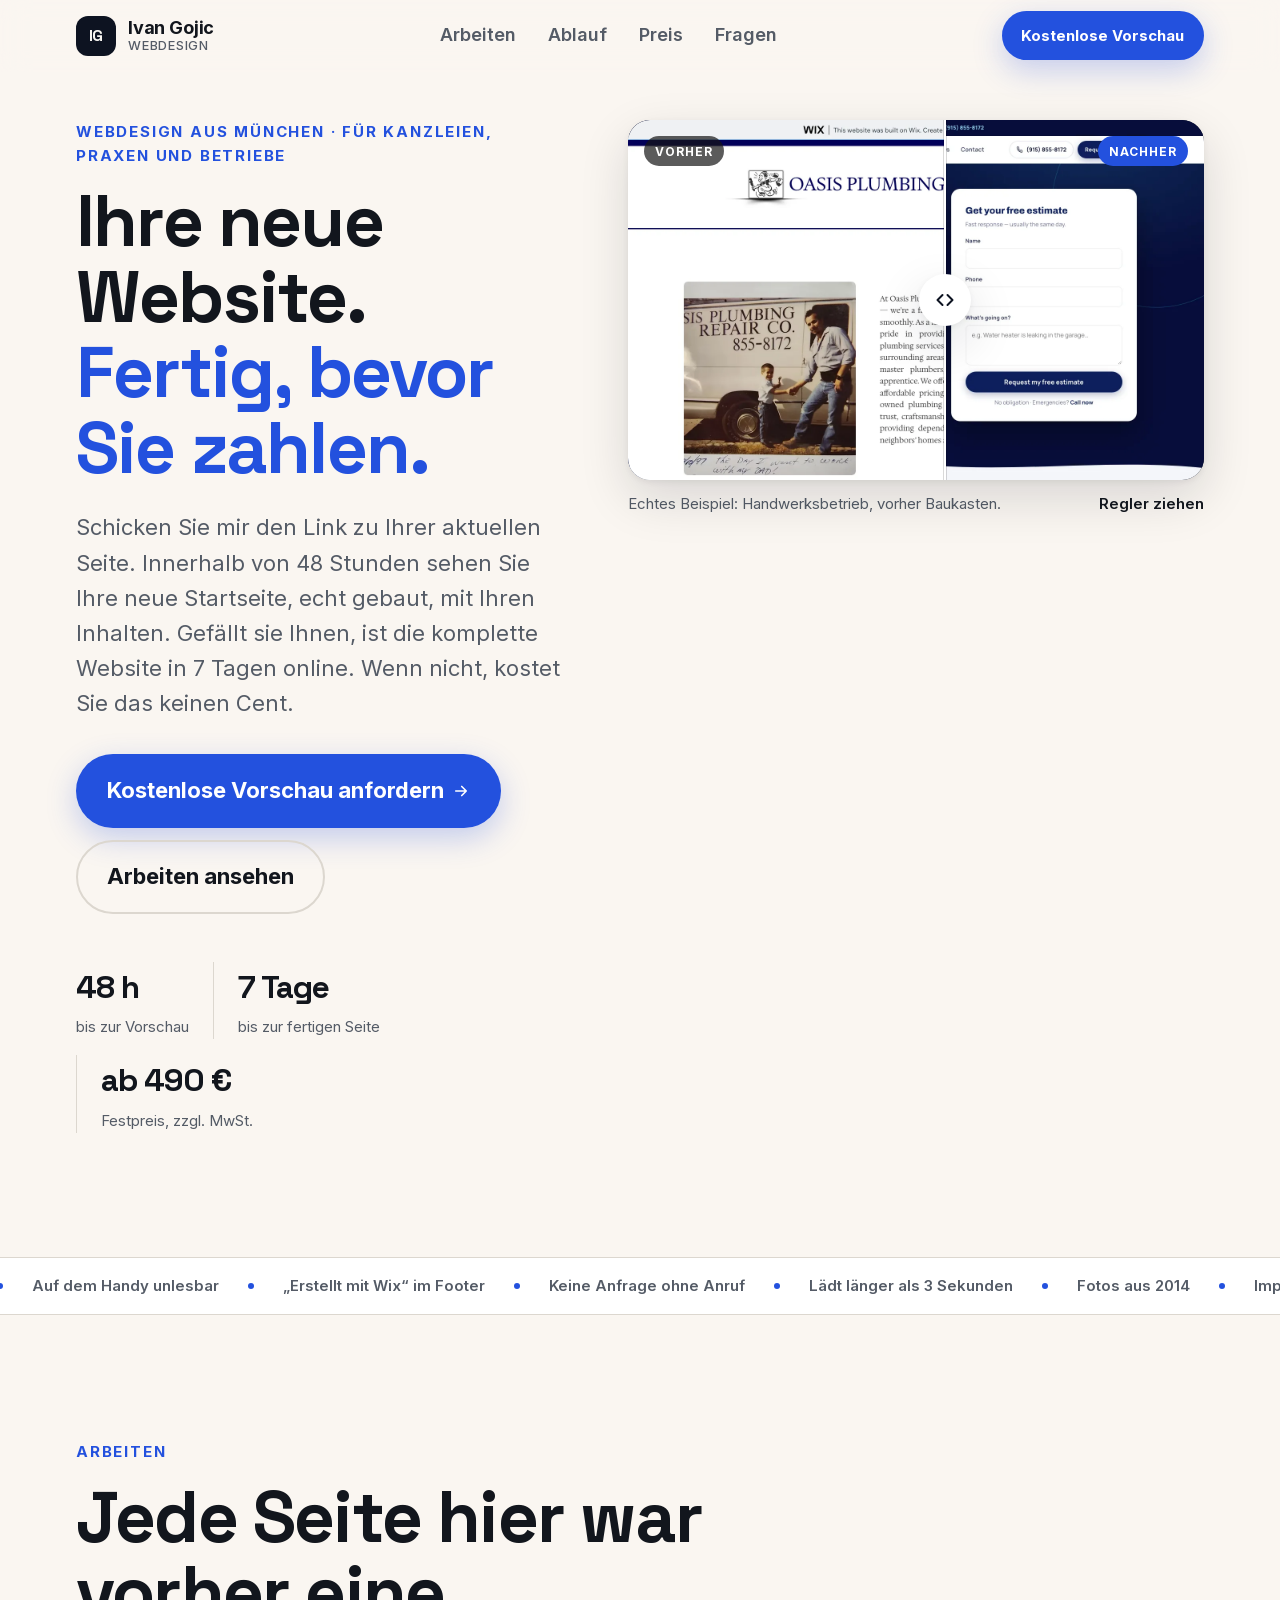
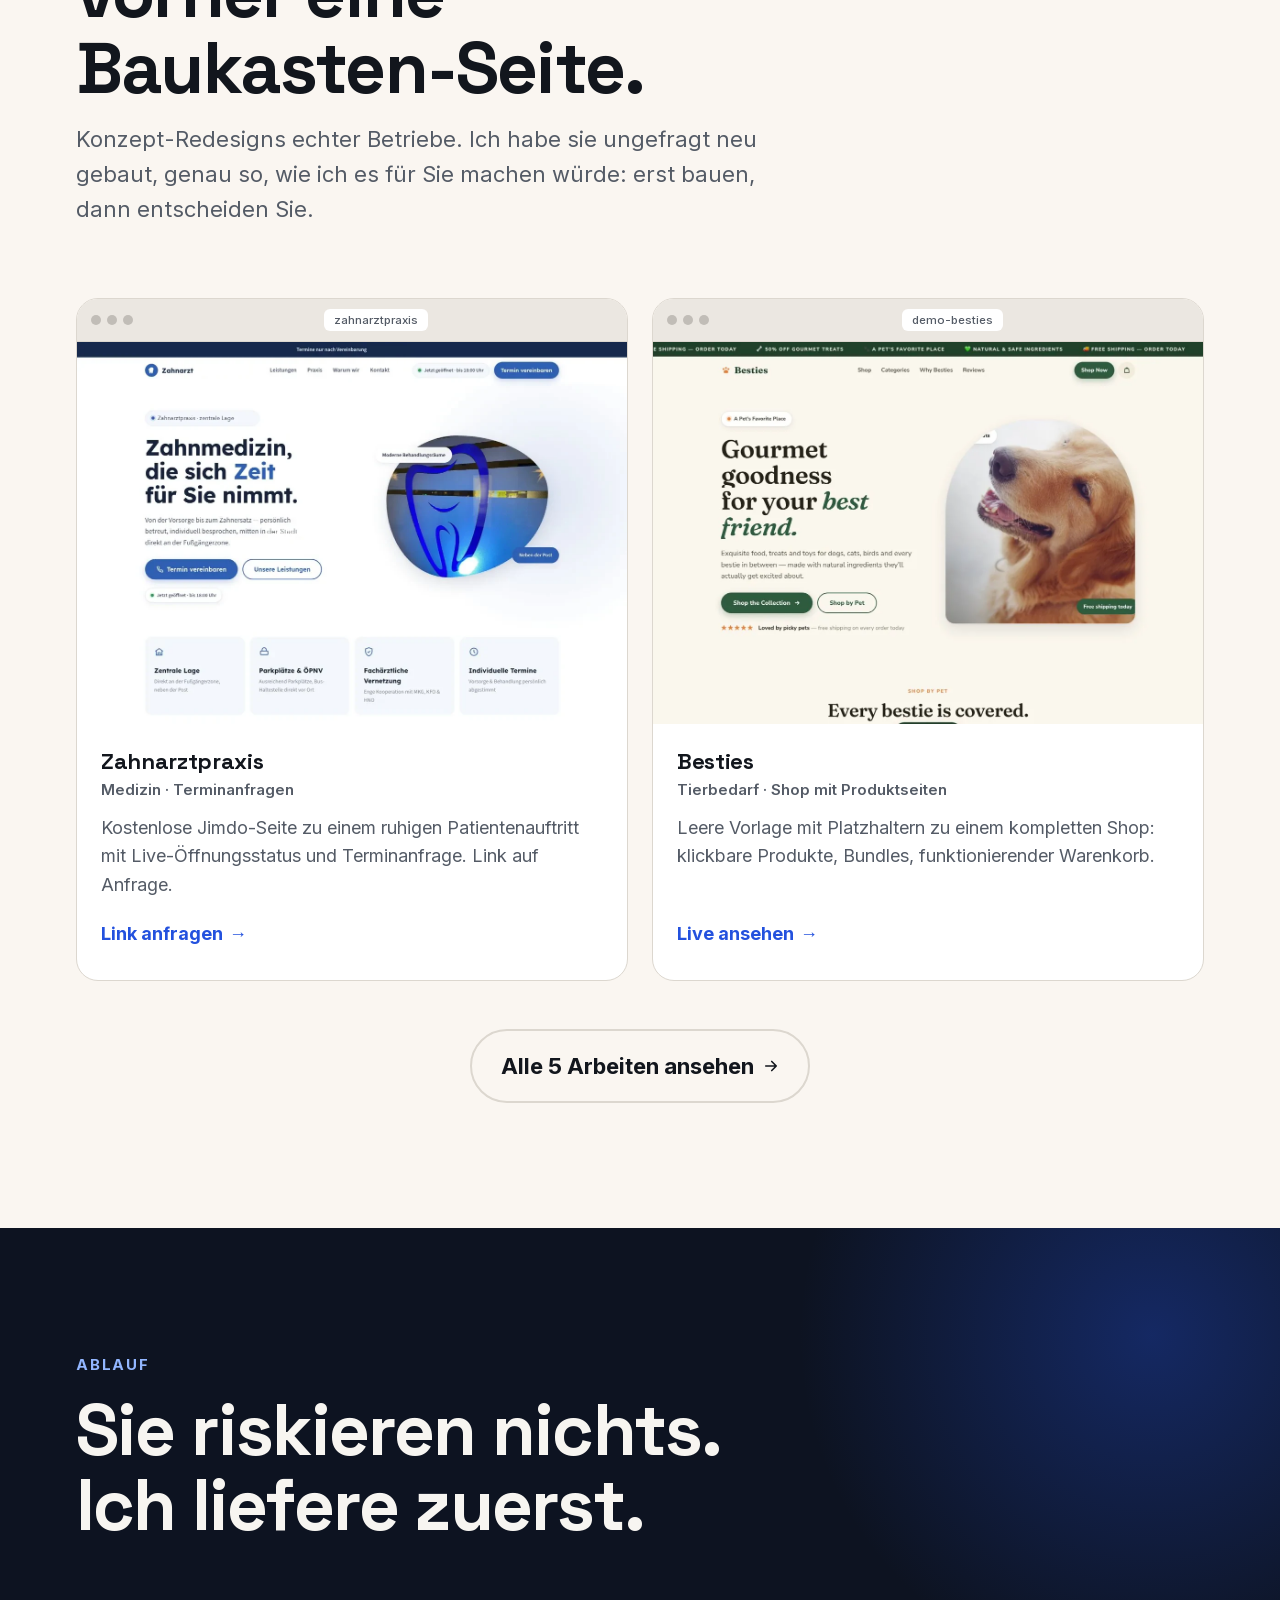
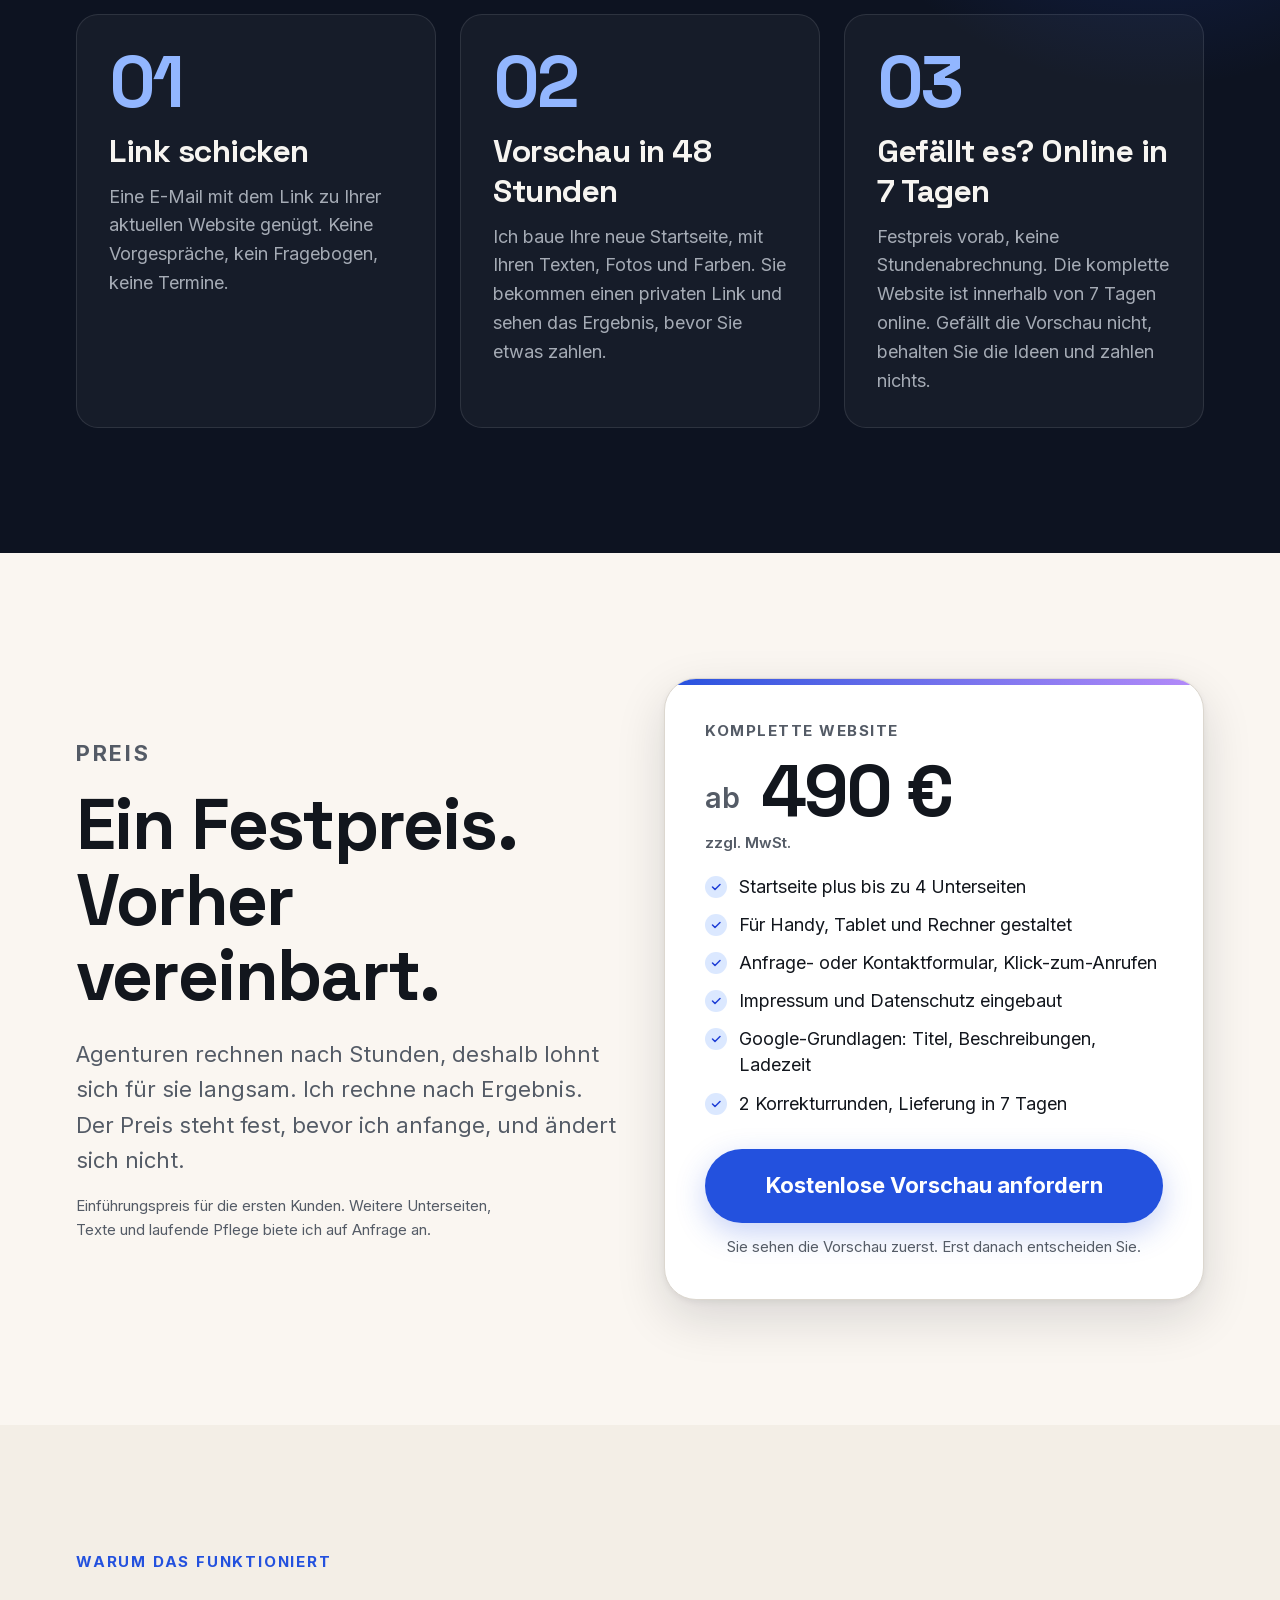
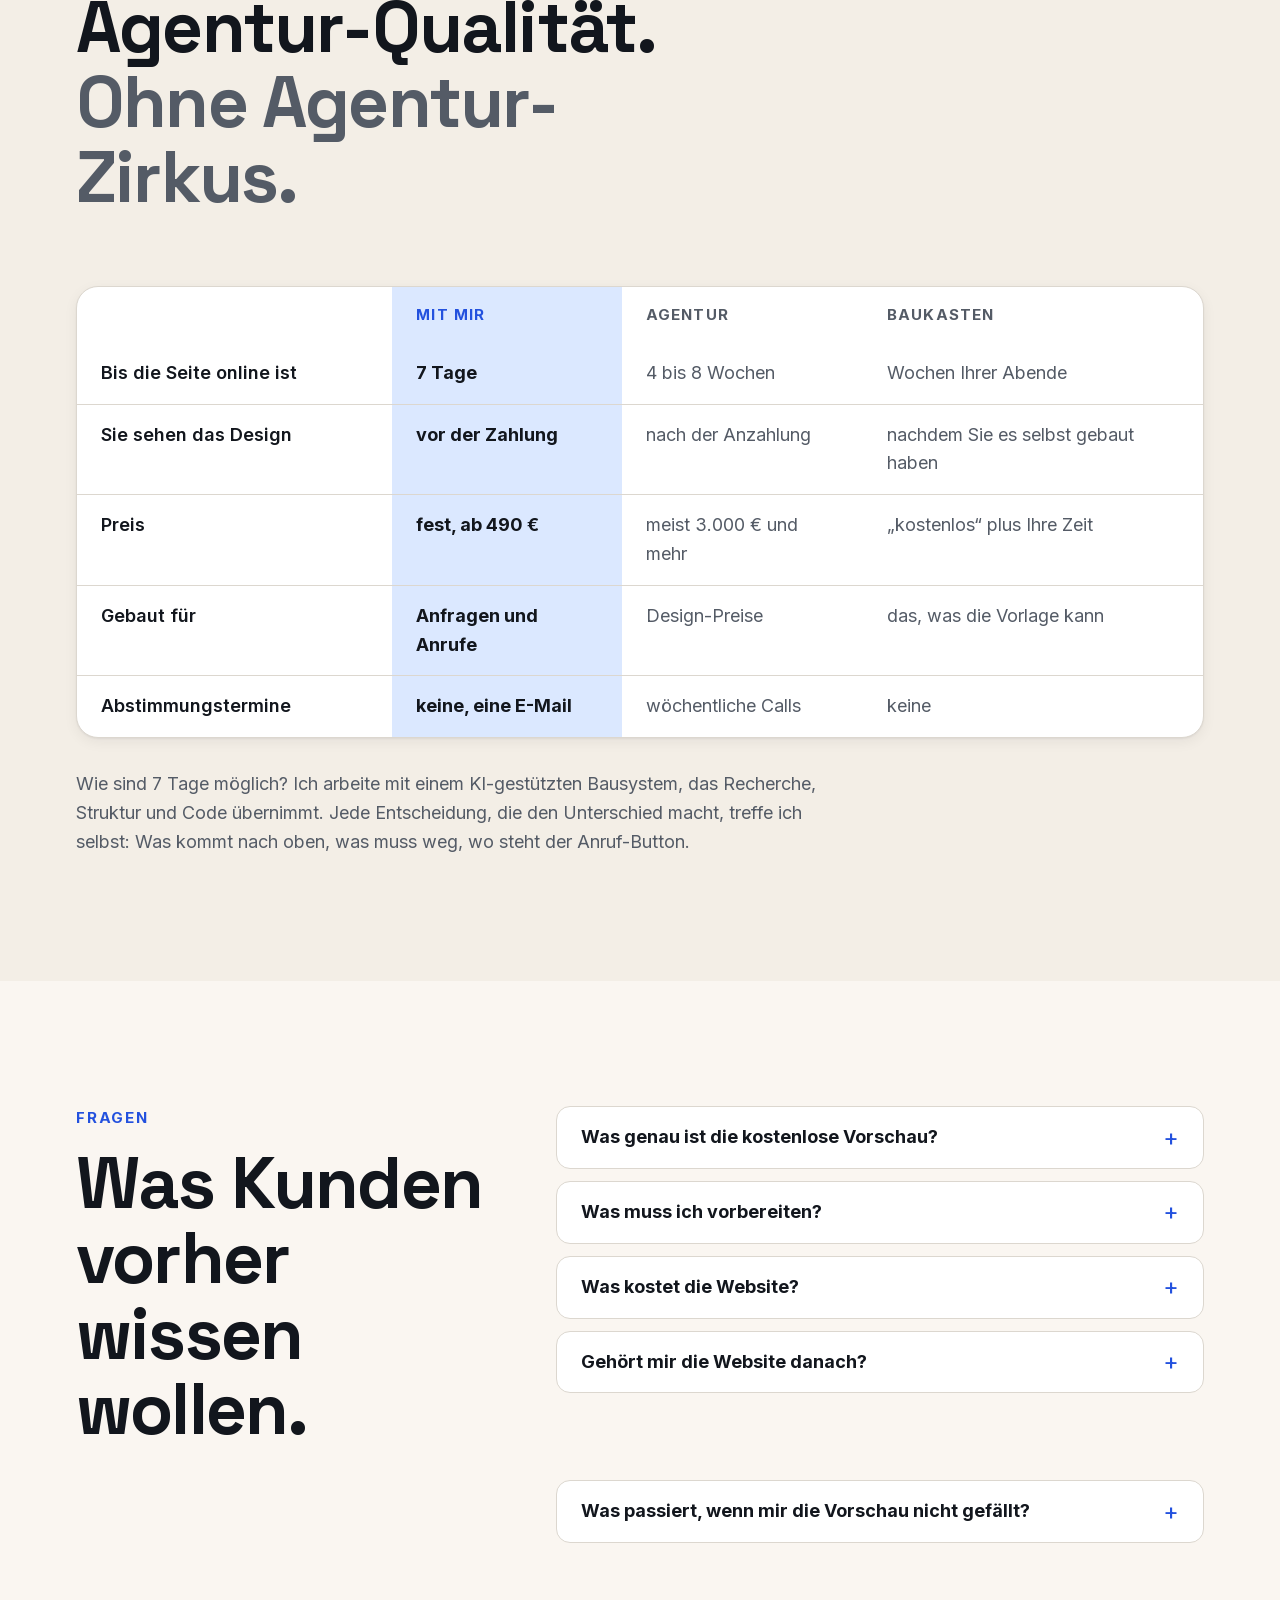
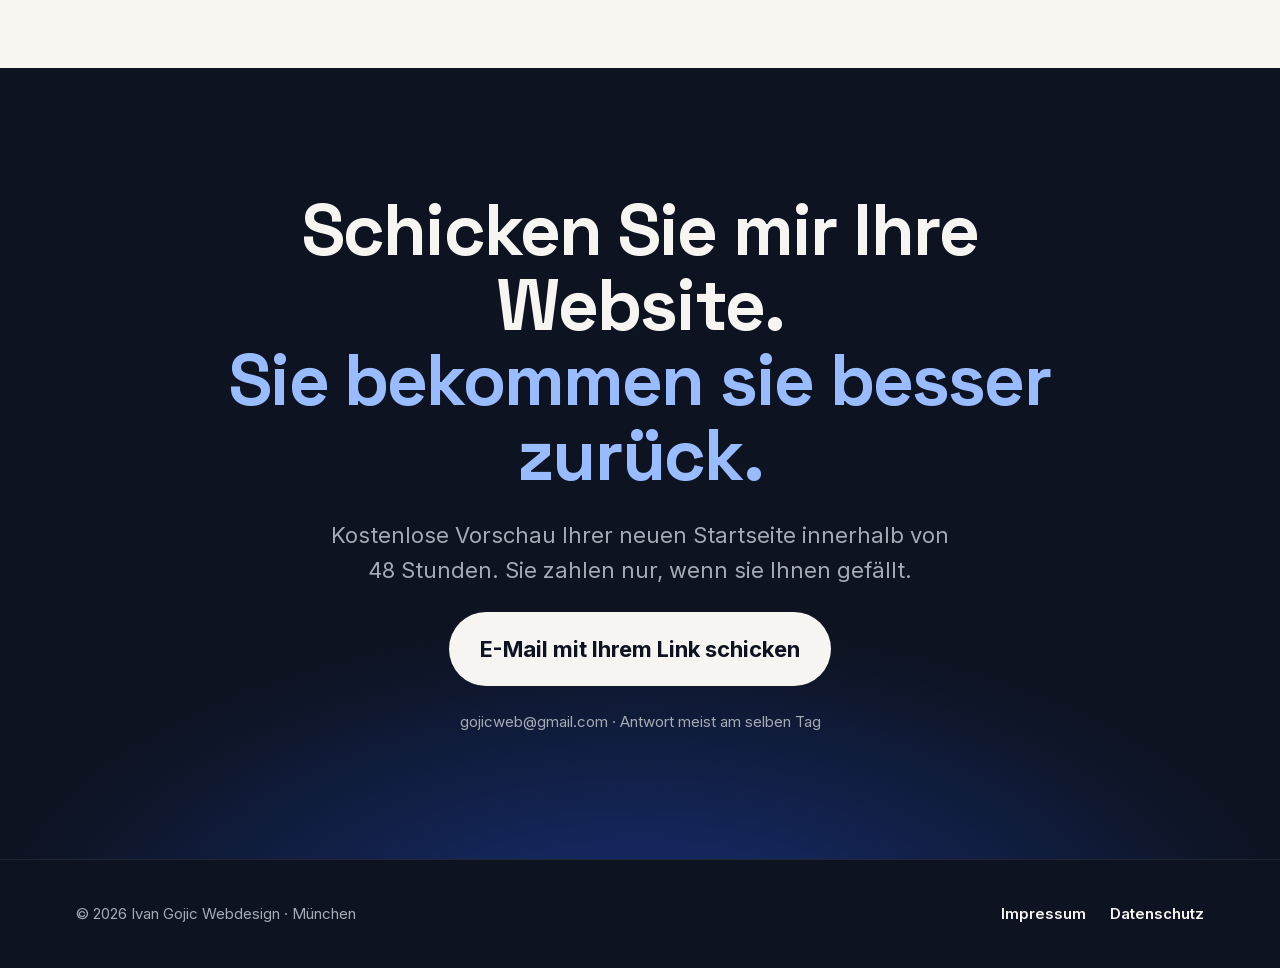
<file: index.html>
<!DOCTYPE html>
<html lang="de" class="no-js">
<head>
<meta charset="utf-8">
<meta name="viewport" content="width=device-width, initial-scale=1">
<title>Ivan Gojic Webdesign: Neue Website in 7 Tagen, ab 490 €</title>
<meta name="description" content="Moderne Websites für Kanzleien, Praxen und Betriebe. Kostenlose Vorschau Ihrer neuen Startseite in 48 Stunden, fertige Website in 7 Tagen, Festpreis ab 490 €.">
<meta name="theme-color" content="#101421">
<link rel="canonical" href="https://ivangojic.com/ivan-gojic-webdesign/">
<meta property="og:type" content="website">
<meta property="og:title" content="Ivan Gojic Webdesign: Neue Website in 7 Tagen, ab 490 €">
<meta property="og:description" content="Kostenlose Vorschau Ihrer neuen Startseite in 48 Stunden. Sie zahlen erst, wenn sie Ihnen gefällt.">
<meta property="og:image" content="https://ivangojic.com/ivan-gojic-webdesign/assets/og.jpg">
<meta property="og:locale" content="de_DE">
<meta name="twitter:card" content="summary_large_image">
<link rel="icon" href="assets/favicon.svg" type="image/svg+xml">
<link rel="preload" href="assets/fonts/space-grotesk.woff2" as="font" type="font/woff2" crossorigin>
<link rel="preload" href="assets/fonts/inter.woff2" as="font" type="font/woff2" crossorigin>
<link rel="stylesheet" href="assets/fonts.css">
<link rel="stylesheet" href="styles.css">
<script type="application/ld+json">
{"@context":"https://schema.org","@type":"ProfessionalService","name":"Ivan Gojic Webdesign","founder":{"@type":"Person","name":"Ivan Gojic"},"description":"Webdesign für Kanzleien, Praxen und Betriebe. Kostenlose Vorschau in 48 Stunden, fertige Website in 7 Tagen.","areaServed":"DE","address":{"@type":"PostalAddress","addressLocality":"München","postalCode":"80995","addressCountry":"DE"},"email":"gojicweb@gmail.com","url":"https://ivangojic.com/ivan-gojic-webdesign/","priceRange":"ab 490 €"}
</script>
</head>
<body>
<a class="skip" href="#main">Zum Inhalt springen</a>

<header class="nav" id="nav">
  <div class="wrap nav__in">
    <a class="brand" href="#top" aria-label="Ivan Gojic Webdesign, zur Startseite">
      <span class="brand__mark" aria-hidden="true">IG</span>
      <span class="brand__text">Ivan Gojic<small>Webdesign</small></span>
    </a>
    <nav class="nav__links" aria-label="Hauptnavigation">
      <a href="#arbeiten">Arbeiten</a>
      <a href="#ablauf">Ablauf</a>
      <a href="#preis">Preis</a>
      <a href="#fragen">Fragen</a>
    </nav>
    <a class="btn btn--primary btn--s" href="#kontakt"><span class="nav__cta-long">Kostenlose Vorschau</span><span class="nav__cta-short">Vorschau</span></a>
  </div>
</header>

<main id="main">
<!-- ================= HERO ================= -->
<section class="hero" id="top">
  <div class="wrap hero__grid">
    <div class="hero__copy">
      <p class="eyebrow" data-reveal>Webdesign aus München · für Kanzleien, Praxen und Betriebe</p>
      <h1 class="hero__h1" data-reveal>Ihre neue Website.<br><em>Fertig, bevor Sie zahlen.</em></h1>
      <p class="hero__sub" data-reveal>Schicken Sie mir den Link zu Ihrer aktuellen Seite. Innerhalb von 48 Stunden sehen Sie Ihre neue Startseite, echt gebaut, mit Ihren Inhalten. Gefällt sie Ihnen, ist die komplette Website in 7 Tagen online. Wenn nicht, kostet Sie das keinen Cent.</p>
      <div class="hero__cta" data-reveal>
        <a class="btn btn--primary btn--l" href="#kontakt">Kostenlose Vorschau anfordern
          <svg aria-hidden="true" viewBox="0 0 24 24" width="18" height="18" fill="none" stroke="currentColor" stroke-width="2.2" stroke-linecap="round" stroke-linejoin="round"><path d="M5 12h14M13 6l6 6-6 6"/></svg>
        </a>
        <a class="btn btn--ghost btn--l" href="#arbeiten">Arbeiten ansehen</a>
      </div>
      <ul class="hero__facts" data-reveal>
        <li><strong>48 h</strong><span>bis zur Vorschau</span></li>
        <li><strong>7 Tage</strong><span>bis zur fertigen Seite</span></li>
        <li><strong>ab 490 €</strong><span>Festpreis, zzgl. MwSt.</span></li>
      </ul>
    </div>

    <figure class="compare" data-reveal aria-label="Vorher-Nachher-Vergleich einer Website">
      <div class="compare__stage" id="compare">
        <img class="compare__after" src="assets/oasis-nachher.webp" width="1440" height="900" alt="Neue Startseite eines Handwerksbetriebs: klare Überschrift, Anfrageformular, Telefonnummer" fetchpriority="high" decoding="async">
        <div class="compare__before-wrap" id="compareBefore">
          <img class="compare__before" src="assets/oasis-vorher.webp" width="1440" height="900" alt="Alte Baukasten-Website desselben Betriebs mit Werbebanner und Textwüste" decoding="async">
        </div>
        <div class="compare__handle" id="compareHandle" aria-hidden="true">
          <span class="compare__line"></span>
          <span class="compare__knob">
            <svg viewBox="0 0 24 24" width="20" height="20" fill="none" stroke="currentColor" stroke-width="2.4" stroke-linecap="round" stroke-linejoin="round"><path d="M9 6 3 12l6 6M15 6l6 6-6 6"/></svg>
          </span>
        </div>
        <span class="compare__tag compare__tag--before">Vorher</span>
        <span class="compare__tag compare__tag--after">Nachher</span>
        <label class="compare__range-label" for="compareRange">Vergleich verschieben</label>
        <input class="compare__range" id="compareRange" type="range" min="0" max="100" value="55" step="0.1" aria-label="Vorher-Nachher-Regler">
      </div>
      <figcaption class="compare__cap">Echtes Beispiel: Handwerksbetrieb, vorher Baukasten. <span>Regler ziehen</span></figcaption>
    </figure>
  </div>
</section>

<!-- ================= TICKER ================= -->
<section class="ticker" aria-label="Typische Probleme alter Websites">
  <div class="ticker__track">
    <ul class="ticker__list">
      <li>Auf dem Handy unlesbar</li><li>„Erstellt mit Wix“ im Footer</li><li>Keine Anfrage ohne Anruf</li><li>Lädt länger als 3 Sekunden</li><li>Fotos aus 2014</li><li>Impressum fehlt</li><li>Öffnungszeiten stimmen nicht</li><li>Google findet Sie nicht</li>
    </ul>
    <ul class="ticker__list" aria-hidden="true">
      <li>Auf dem Handy unlesbar</li><li>„Erstellt mit Wix“ im Footer</li><li>Keine Anfrage ohne Anruf</li><li>Lädt länger als 3 Sekunden</li><li>Fotos aus 2014</li><li>Impressum fehlt</li><li>Öffnungszeiten stimmen nicht</li><li>Google findet Sie nicht</li>
    </ul>
  </div>
</section>

<!-- ================= ARBEITEN ================= -->
<section class="work" id="arbeiten">
  <div class="wrap">
    <div class="head">
      <p class="eyebrow" data-reveal>Arbeiten</p>
      <h2 data-reveal>Jede Seite hier war vorher eine Baukasten-Seite.</h2>
      <p class="head__sub" data-reveal>Konzept-Redesigns echter Betriebe. Ich habe sie ungefragt neu gebaut, genau so, wie ich es für Sie machen würde: erst bauen, dann entscheiden Sie.</p>
    </div>
    <div class="bento bento--two">
      <article class="tile" data-reveal>
        <div class="browser browser--static">
          <span class="browser__bar" aria-hidden="true"><i></i><i></i><i></i><b>zahnarztpraxis</b></span>
          <img src="assets/bessel.webp" width="1200" height="833" alt="Zahnarztpraxis: ruhige, vertrauensvolle Website mit Terminanfrage" loading="lazy" decoding="async">
        </div>
        <div class="tile__body">
          <div><h3>Zahnarztpraxis</h3><p class="tile__tag">Medizin · Terminanfragen</p></div>
          <p>Kostenlose Jimdo-Seite zu einem ruhigen Patientenauftritt mit Live-Öffnungsstatus und Terminanfrage. Link auf Anfrage.</p>
          <a class="tile__link" href="#kontakt">Link anfragen</a>
        </div>
      </article>
      <article class="tile" data-reveal>
        <a class="browser" href="https://ivangojic.com/demo-besties/" target="_blank" rel="noopener">
          <span class="browser__bar" aria-hidden="true"><i></i><i></i><i></i><b>demo-besties</b></span>
          <img src="assets/besties.webp" width="1200" height="833" alt="Besties: Onlineshop für Tierbedarf mit Produktseiten" loading="lazy" decoding="async">
        </a>
        <div class="tile__body">
          <div><h3>Besties</h3><p class="tile__tag">Tierbedarf · Shop mit Produktseiten</p></div>
          <p>Leere Vorlage mit Platzhaltern zu einem kompletten Shop: klickbare Produkte, Bundles, funktionierender Warenkorb.</p>
          <a class="tile__link" href="https://ivangojic.com/demo-besties/" target="_blank" rel="noopener">Live ansehen</a>
        </div>
      </article>
    </div>
    <div class="work__more" data-reveal>
      <a class="btn btn--ghost btn--l" href="arbeiten.html">Alle 5 Arbeiten ansehen
        <svg aria-hidden="true" viewBox="0 0 24 24" width="18" height="18" fill="none" stroke="currentColor" stroke-width="2.2" stroke-linecap="round" stroke-linejoin="round"><path d="M5 12h14M13 6l6 6-6 6"/></svg>
      </a>
    </div>
  </div>
</section>
<!-- ================= ABLAUF ================= -->
<section class="flow" id="ablauf">
  <div class="wrap">
    <div class="head head--light">
      <p class="eyebrow" data-reveal>Ablauf</p>
      <h2 data-reveal>Sie riskieren nichts.<br>Ich liefere zuerst.</h2>
    </div>
    <ol class="steps">
      <li class="step" data-reveal>
        <span class="step__n">01</span>
        <h3>Link schicken</h3>
        <p>Eine E-Mail mit dem Link zu Ihrer aktuellen Website genügt. Keine Vorgespräche, kein Fragebogen, keine Termine.</p>
      </li>
      <li class="step" data-reveal>
        <span class="step__n">02</span>
        <h3>Vorschau in 48 Stunden</h3>
        <p>Ich baue Ihre neue Startseite, mit Ihren Texten, Fotos und Farben. Sie bekommen einen privaten Link und sehen das Ergebnis, bevor Sie etwas zahlen.</p>
      </li>
      <li class="step" data-reveal>
        <span class="step__n">03</span>
        <h3>Gefällt es? Online in 7 Tagen</h3>
        <p>Festpreis vorab, keine Stundenabrechnung. Die komplette Website ist innerhalb von 7 Tagen online. Gefällt die Vorschau nicht, behalten Sie die Ideen und zahlen nichts.</p>
      </li>
    </ol>
  </div>
</section>

<!-- ================= PREIS ================= -->
<section class="price" id="preis">
  <div class="wrap price__grid">
    <div class="price__copy">
      <p class="eyebrow" data-reveal>Preis</p>
      <h2 data-reveal>Ein Festpreis.<br>Vorher vereinbart.</h2>
      <p data-reveal>Agenturen rechnen nach Stunden, deshalb lohnt sich für sie langsam. Ich rechne nach Ergebnis. Der Preis steht fest, bevor ich anfange, und ändert sich nicht.</p>
      <p class="price__small" data-reveal>Einführungspreis für die ersten Kunden. Weitere Unterseiten, Texte und laufende Pflege biete ich auf Anfrage an.</p>
    </div>
    <div class="pricecard" data-reveal>
      <p class="pricecard__label">Komplette Website</p>
      <p class="pricecard__amount"><span>ab</span> 490 € <small>zzgl. MwSt.</small></p>
      <ul class="pricecard__list">
        <li>Startseite plus bis zu 4 Unterseiten</li>
        <li>Für Handy, Tablet und Rechner gestaltet</li>
        <li>Anfrage- oder Kontaktformular, Klick-zum-Anrufen</li>
        <li>Impressum und Datenschutz eingebaut</li>
        <li>Google-Grundlagen: Titel, Beschreibungen, Ladezeit</li>
        <li>2 Korrekturrunden, Lieferung in 7 Tagen</li>
      </ul>
      <a class="btn btn--primary btn--l btn--block" href="#kontakt">Kostenlose Vorschau anfordern</a>
      <p class="pricecard__micro">Sie sehen die Vorschau zuerst. Erst danach entscheiden Sie.</p>
    </div>
  </div>
</section>

<!-- ================= VERGLEICH ================= -->
<section class="vs" id="vergleich">
  <div class="wrap">
    <div class="head">
      <p class="eyebrow" data-reveal>Warum das funktioniert</p>
      <h2 data-reveal>Agentur-Qualität.<br><span class="muted">Ohne Agentur-Zirkus.</span></h2>
    </div>
    <div class="vs__wrap" data-reveal>
      <table class="vs__table">
        <thead>
          <tr><th scope="col"><span class="sr">Kriterium</span></th><th scope="col" class="me">Mit mir</th><th scope="col">Agentur</th><th scope="col">Baukasten</th></tr>
        </thead>
        <tbody>
          <tr><th scope="row">Bis die Seite online ist</th><td class="me">7 Tage</td><td>4 bis 8 Wochen</td><td>Wochen Ihrer Abende</td></tr>
          <tr><th scope="row">Sie sehen das Design</th><td class="me">vor der Zahlung</td><td>nach der Anzahlung</td><td>nachdem Sie es selbst gebaut haben</td></tr>
          <tr><th scope="row">Preis</th><td class="me">fest, ab 490 €</td><td>meist 3.000 € und mehr</td><td>„kostenlos“ plus Ihre Zeit</td></tr>
          <tr><th scope="row">Gebaut für</th><td class="me">Anfragen und Anrufe</td><td>Design-Preise</td><td>das, was die Vorlage kann</td></tr>
          <tr><th scope="row">Abstimmungstermine</th><td class="me">keine, eine E-Mail</td><td>wöchentliche Calls</td><td>keine</td></tr>
        </tbody>
      </table>
    </div>
    <p class="vs__how" data-reveal>Wie sind 7 Tage möglich? Ich arbeite mit einem KI-gestützten Bausystem, das Recherche, Struktur und Code übernimmt. Jede Entscheidung, die den Unterschied macht, treffe ich selbst: Was kommt nach oben, was muss weg, wo steht der Anruf-Button.</p>
  </div>
</section>

<!-- ================= FAQ ================= -->
<section class="faq" id="fragen">
  <div class="wrap faq__grid">
    <div class="head head--left">
      <p class="eyebrow" data-reveal>Fragen</p>
      <h2 data-reveal>Was Kunden vorher<br>wissen wollen.</h2>
    </div>
    <div class="faq__list">
      <details class="faq__item" data-reveal>
        <summary>Was genau ist die kostenlose Vorschau?</summary>
        <p>Eine echte, funktionierende Startseite mit Ihren Farben, Fotos und Texten unter einem privaten Link. Keine Skizze, kein Entwurf auf Papier. Jedes Beispiel auf dieser Seite hat genau so angefangen.</p>
      </details>
      <details class="faq__item" data-reveal>
        <summary>Was muss ich vorbereiten?</summary>
        <p>Nichts. Ich hole Texte, Fotos und Farben von Ihrer aktuellen Website. Fehlt etwas, frage ich gezielt nach, und zwar nach einer Sache auf einmal.</p>
      </details>
      <details class="faq__item" data-reveal>
        <summary>Was kostet die Website?</summary>
        <p>Ab 490 € zuzüglich Mehrwertsteuer für eine komplette Website mit Startseite und bis zu vier Unterseiten. Der Preis steht fest, bevor ich anfange. Weitere Unterseiten oder laufende Pflege besprechen wir vorher.</p>
      </details>
      <details class="faq__item" data-reveal>
        <summary>Gehört mir die Website danach?</summary>
        <p>Ja, vollständig. Sie bekommen alle Dateien und können die Seite bei jedem Anbieter hosten lassen. Wenn Sie möchten, übernehme ich das Hosting für Sie.</p>
      </details>
      <details class="faq__item" data-reveal>
        <summary>Warum sind Sie so viel schneller als eine Agentur?</summary>
        <p>Agenturen rechnen Stunden ab, deshalb lohnt sich für sie langsam. Ich rechne Ergebnisse ab und habe ein System gebaut, in dem die Produktionsarbeit Stunden statt Wochen dauert. Meine Zeit geht in die Entscheidungen, die wirklich zählen.</p>
      </details>
      <details class="faq__item" data-reveal>
        <summary>Was passiert, wenn mir die Vorschau nicht gefällt?</summary>
        <p>Dann sagen Sie mir das kurz, und wir sind fertig. Sie zahlen nichts, und ich melde mich nicht weiter.</p>
      </details>
    </div>
  </div>
</section>

<!-- ================= KONTAKT ================= -->
<section class="final" id="kontakt">
  <div class="wrap">
    <h2 class="final__h2" data-reveal>Schicken Sie mir Ihre Website.<br><em>Sie bekommen sie besser zurück.</em></h2>
    <p data-reveal>Kostenlose Vorschau Ihrer neuen Startseite innerhalb von 48 Stunden. Sie zahlen nur, wenn sie Ihnen gefällt.</p>
    <div class="final__cta" data-reveal>
      <a class="btn btn--light btn--l" href="mailto:gojicweb@gmail.com?subject=Kostenlose%20Vorschau%20meiner%20Website&body=Hallo%20Herr%20Gojic%2C%0A%0Ahier%20ist%20meine%20aktuelle%20Website%3A%20%0A%0AFirma%3A%20%0A%0AViele%20Gr%C3%BC%C3%9Fe">E-Mail mit Ihrem Link schicken</a>
    </div>
    <p class="final__micro" data-reveal>gojicweb@gmail.com · Antwort meist am selben Tag</p>
  </div>
</section>
</main>

<footer class="footer">
  <div class="wrap footer__in">
    <p>© <span id="year">2026</span> Ivan Gojic Webdesign · München</p>
    <nav aria-label="Rechtliches"><a href="impressum.html">Impressum</a><a href="datenschutz.html">Datenschutz</a></nav>
  </div>
</footer>
<script src="script.js" defer></script>
</body>
</html>
</file>
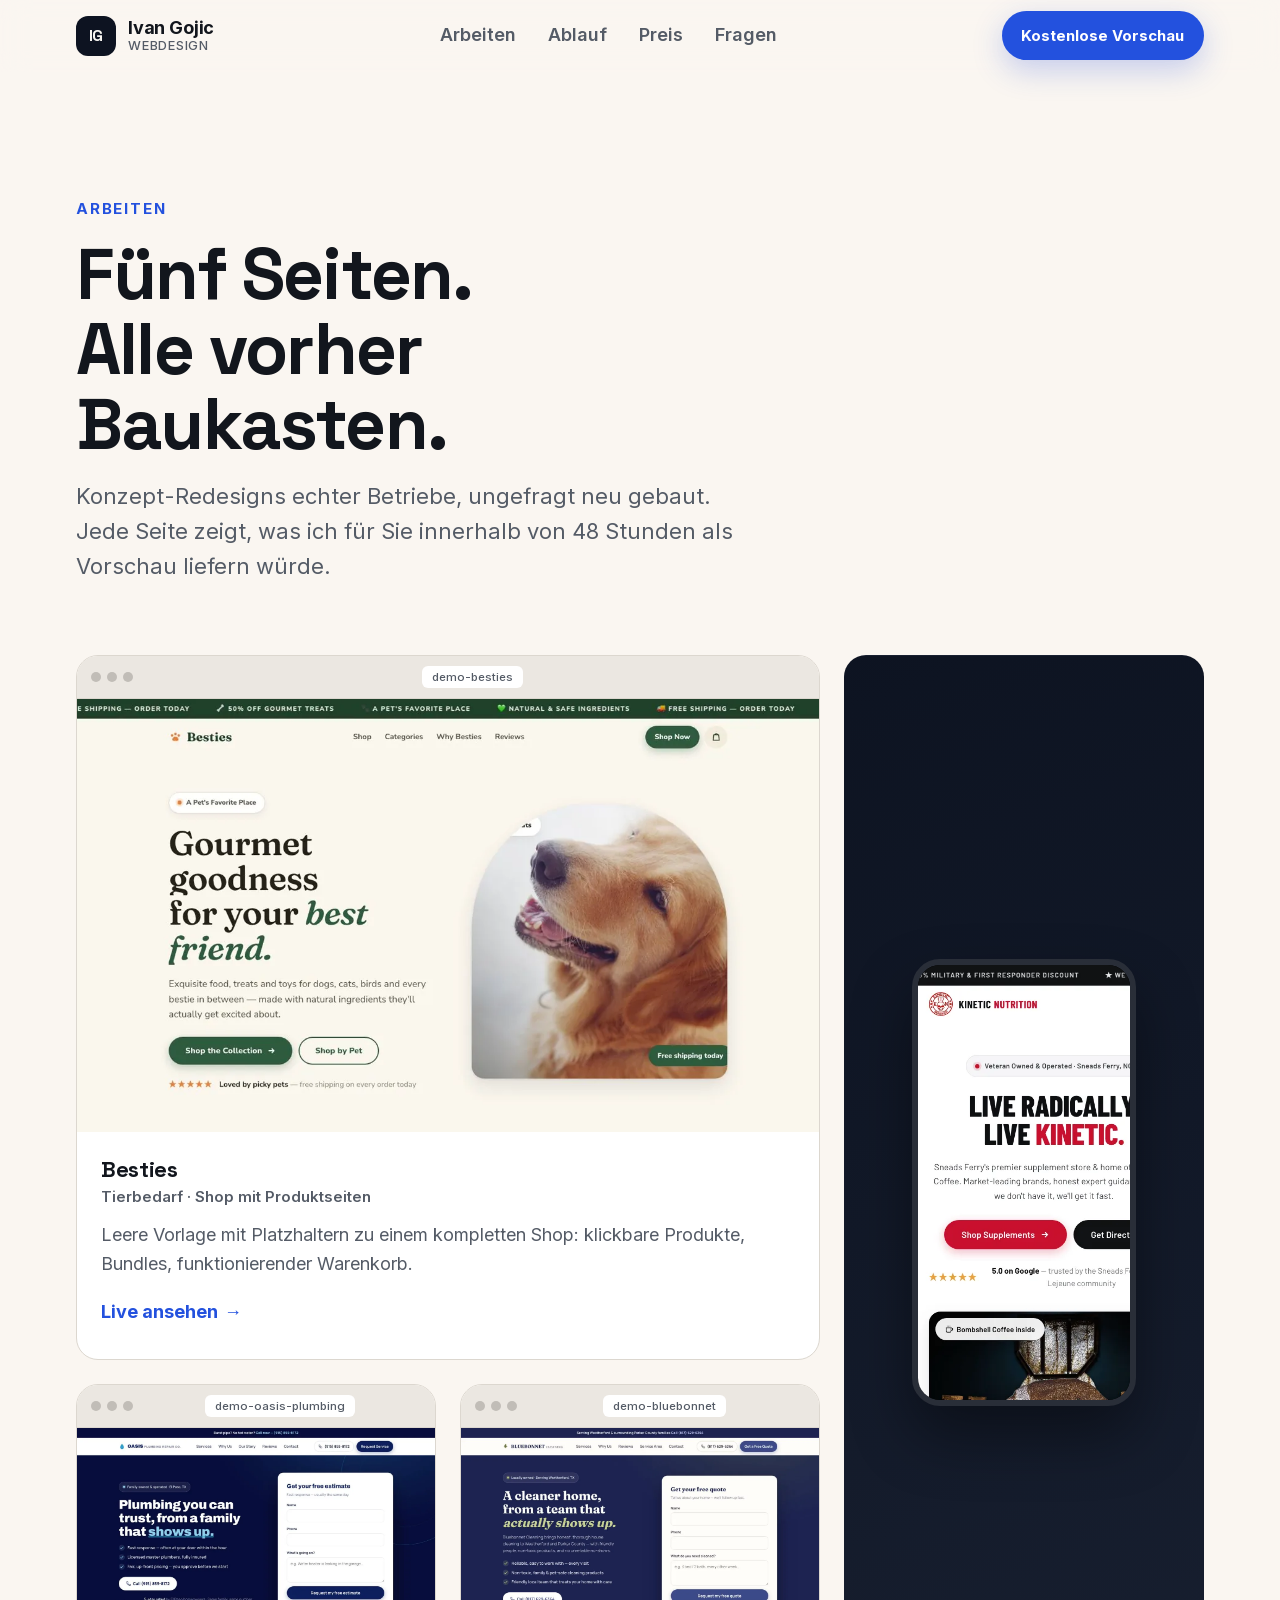
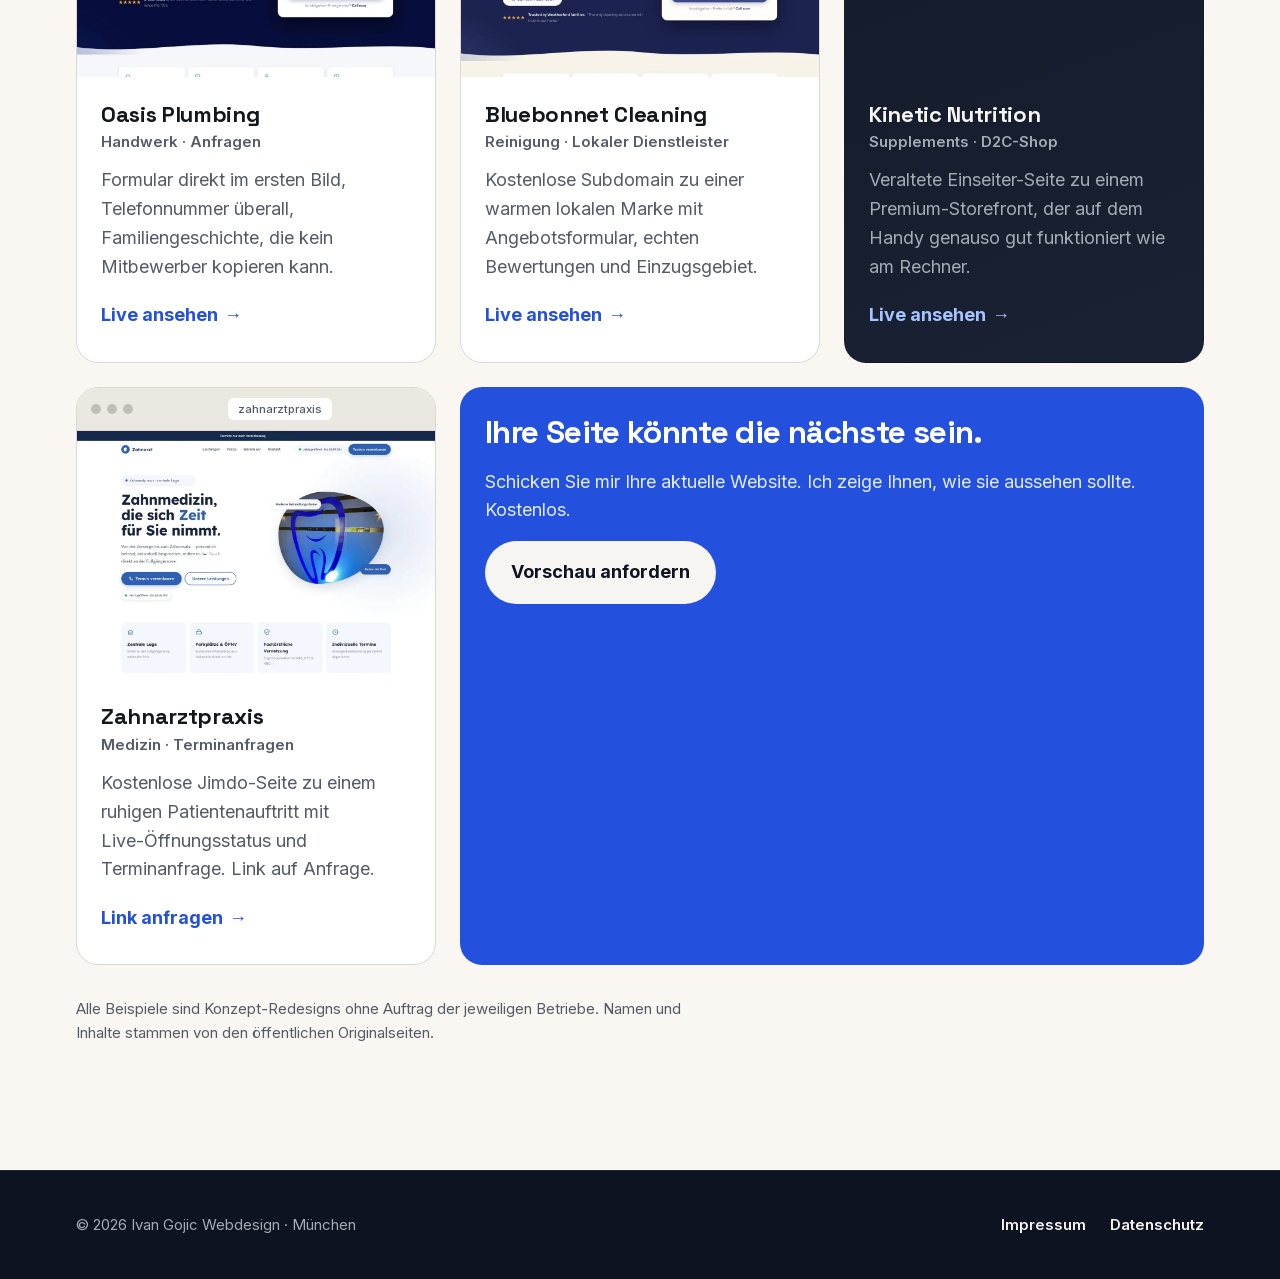
<file: arbeiten.html>
<!DOCTYPE html>
<html lang="de" class="no-js">
<head>
<meta charset="utf-8">
<meta name="viewport" content="width=device-width, initial-scale=1">
<title>Arbeiten · Ivan Gojic Webdesign</title>
<meta name="description" content="Fünf Konzept-Redesigns echter Betriebe: Shop, Handwerk, Reinigung, Praxis. Jede Seite war vorher eine Baukasten-Seite.">
<meta name="theme-color" content="#101421">
<link rel="canonical" href="https://ivangojic.com/ivan-gojic-webdesign/arbeiten.html">
<meta property="og:type" content="website">
<meta property="og:title" content="Ivan Gojic Webdesign: Neue Website in 7 Tagen, ab 490 €">
<meta property="og:description" content="Kostenlose Vorschau Ihrer neuen Startseite in 48 Stunden. Sie zahlen erst, wenn sie Ihnen gefällt.">
<meta property="og:image" content="https://ivangojic.com/ivan-gojic-webdesign/assets/og.jpg">
<meta property="og:locale" content="de_DE">
<meta name="twitter:card" content="summary_large_image">
<link rel="icon" href="assets/favicon.svg" type="image/svg+xml">
<link rel="preload" href="assets/fonts/space-grotesk.woff2" as="font" type="font/woff2" crossorigin>
<link rel="preload" href="assets/fonts/inter.woff2" as="font" type="font/woff2" crossorigin>
<link rel="stylesheet" href="assets/fonts.css">
<link rel="stylesheet" href="styles.css">
</head>
<body>
<a class="skip" href="#main">Zum Inhalt springen</a>

<header class="nav" id="nav">
  <div class="wrap nav__in">
    <a class="brand" href="index.html" aria-label="Ivan Gojic Webdesign, zur Startseite">
      <span class="brand__mark" aria-hidden="true">IG</span>
      <span class="brand__text">Ivan Gojic<small>Webdesign</small></span>
    </a>
    <nav class="nav__links" aria-label="Hauptnavigation">
      <a href="arbeiten.html" aria-current="page">Arbeiten</a>
      <a href="index.html#ablauf">Ablauf</a>
      <a href="index.html#preis">Preis</a>
      <a href="index.html#fragen">Fragen</a>
    </nav>
    <a class="btn btn--primary btn--s" href="index.html#kontakt"><span class="nav__cta-long">Kostenlose Vorschau</span><span class="nav__cta-short">Vorschau</span></a>
  </div>
</header>

<main id="main">
<section class="work work--page" id="arbeiten">
  <div class="wrap">
    <div class="head">
      <p class="eyebrow" data-reveal>Arbeiten</p>
      <h1 data-reveal>Fünf Seiten.<br>Alle vorher Baukasten.</h1>
      <p class="head__sub" data-reveal>Konzept-Redesigns echter Betriebe, ungefragt neu gebaut. Jede Seite zeigt, was ich für Sie innerhalb von 48 Stunden als Vorschau liefern würde.</p>
    </div>
    <div class="bento">
      <article class="tile tile--wide" data-reveal>
        <a class="browser" href="https://ivangojic.com/demo-besties/" target="_blank" rel="noopener">
          <span class="browser__bar" aria-hidden="true"><i></i><i></i><i></i><b>demo-besties</b></span>
          <img src="assets/besties.webp" width="1200" height="833" alt="Besties: Onlineshop für Tierbedarf mit Produktseiten" loading="lazy" decoding="async">
        </a>
        <div class="tile__body">
          <div><h3>Besties</h3><p class="tile__tag">Tierbedarf · Shop mit Produktseiten</p></div>
          <p>Leere Vorlage mit Platzhaltern zu einem kompletten Shop: klickbare Produkte, Bundles, funktionierender Warenkorb.</p>
          <a class="tile__link" href="https://ivangojic.com/demo-besties/" target="_blank" rel="noopener">Live ansehen</a>
        </div>
      </article>
      <article class="tile tile--phone" data-reveal>
        <div class="phone" aria-hidden="true">
          <div class="phone__screen"><img src="assets/kinetic-mobil.webp" width="390" height="844" alt="" loading="lazy" decoding="async"></div>
        </div>
        <div class="tile__body">
          <div><h3>Kinetic Nutrition</h3><p class="tile__tag">Supplements · D2C-Shop</p></div>
          <p>Veraltete Einseiter-Seite zu einem Premium-Storefront, der auf dem Handy genauso gut funktioniert wie am Rechner.</p>
          <a class="tile__link" href="https://ivangojic.com/kinetic-nutrition/" target="_blank" rel="noopener">Live ansehen</a>
        </div>
      </article>
      <article class="tile" data-reveal>
        <a class="browser" href="https://ivangojic.com/demo-oasis-plumbing/" target="_blank" rel="noopener">
          <span class="browser__bar" aria-hidden="true"><i></i><i></i><i></i><b>demo-oasis-plumbing</b></span>
          <img src="assets/oasis.webp" width="1200" height="833" alt="Oasis Plumbing: Website eines Installateurbetriebs mit Anfrageformular" loading="lazy" decoding="async">
        </a>
        <div class="tile__body">
          <div><h3>Oasis Plumbing</h3><p class="tile__tag">Handwerk · Anfragen</p></div>
          <p>Formular direkt im ersten Bild, Telefonnummer überall, Familiengeschichte, die kein Mitbewerber kopieren kann.</p>
          <a class="tile__link" href="https://ivangojic.com/demo-oasis-plumbing/" target="_blank" rel="noopener">Live ansehen</a>
        </div>
      </article>
      <article class="tile" data-reveal>
        <a class="browser" href="https://ivangojic.com/demo-bluebonnet/" target="_blank" rel="noopener">
          <span class="browser__bar" aria-hidden="true"><i></i><i></i><i></i><b>demo-bluebonnet</b></span>
          <img src="assets/bluebonnet.webp" width="1200" height="833" alt="Bluebonnet Cleaning: Website eines Reinigungsdienstes" loading="lazy" decoding="async">
        </a>
        <div class="tile__body">
          <div><h3>Bluebonnet Cleaning</h3><p class="tile__tag">Reinigung · Lokaler Dienstleister</p></div>
          <p>Kostenlose Subdomain zu einer warmen lokalen Marke mit Angebotsformular, echten Bewertungen und Einzugsgebiet.</p>
          <a class="tile__link" href="https://ivangojic.com/demo-bluebonnet/" target="_blank" rel="noopener">Live ansehen</a>
        </div>
      </article>
      <article class="tile" data-reveal>
        <div class="browser browser--static">
          <span class="browser__bar" aria-hidden="true"><i></i><i></i><i></i><b>zahnarztpraxis</b></span>
          <img src="assets/bessel.webp" width="1200" height="833" alt="Zahnarztpraxis: ruhige, vertrauensvolle Website mit Terminanfrage" loading="lazy" decoding="async">
        </div>
        <div class="tile__body">
          <div><h3>Zahnarztpraxis</h3><p class="tile__tag">Medizin · Terminanfragen</p></div>
          <p>Kostenlose Jimdo-Seite zu einem ruhigen Patientenauftritt mit Live-Öffnungsstatus und Terminanfrage. Link auf Anfrage.</p>
          <a class="tile__link" href="index.html#kontakt">Link anfragen</a>
        </div>
      </article>
      <article class="tile tile--cta" data-reveal>
        <div class="tile__body">
          <h3>Ihre Seite könnte die nächste sein.</h3>
          <p>Schicken Sie mir Ihre aktuelle Website. Ich zeige Ihnen, wie sie aussehen sollte. Kostenlos.</p>
          <a class="btn btn--light" href="index.html#kontakt">Vorschau anfordern</a>
        </div>
      </article>
    </div>
    <p class="work__note" data-reveal>Alle Beispiele sind Konzept-Redesigns ohne Auftrag der jeweiligen Betriebe. Namen und Inhalte stammen von den öffentlichen Originalseiten.</p>
  </div>
</section>
</main>

<footer class="footer">
  <div class="wrap footer__in">
    <p>© <span id="year">2026</span> Ivan Gojic Webdesign · München</p>
    <nav aria-label="Rechtliches"><a href="impressum.html">Impressum</a><a href="datenschutz.html">Datenschutz</a></nav>
  </div>
</footer>
<script src="script.js" defer></script>
</body>
</html>
</file>
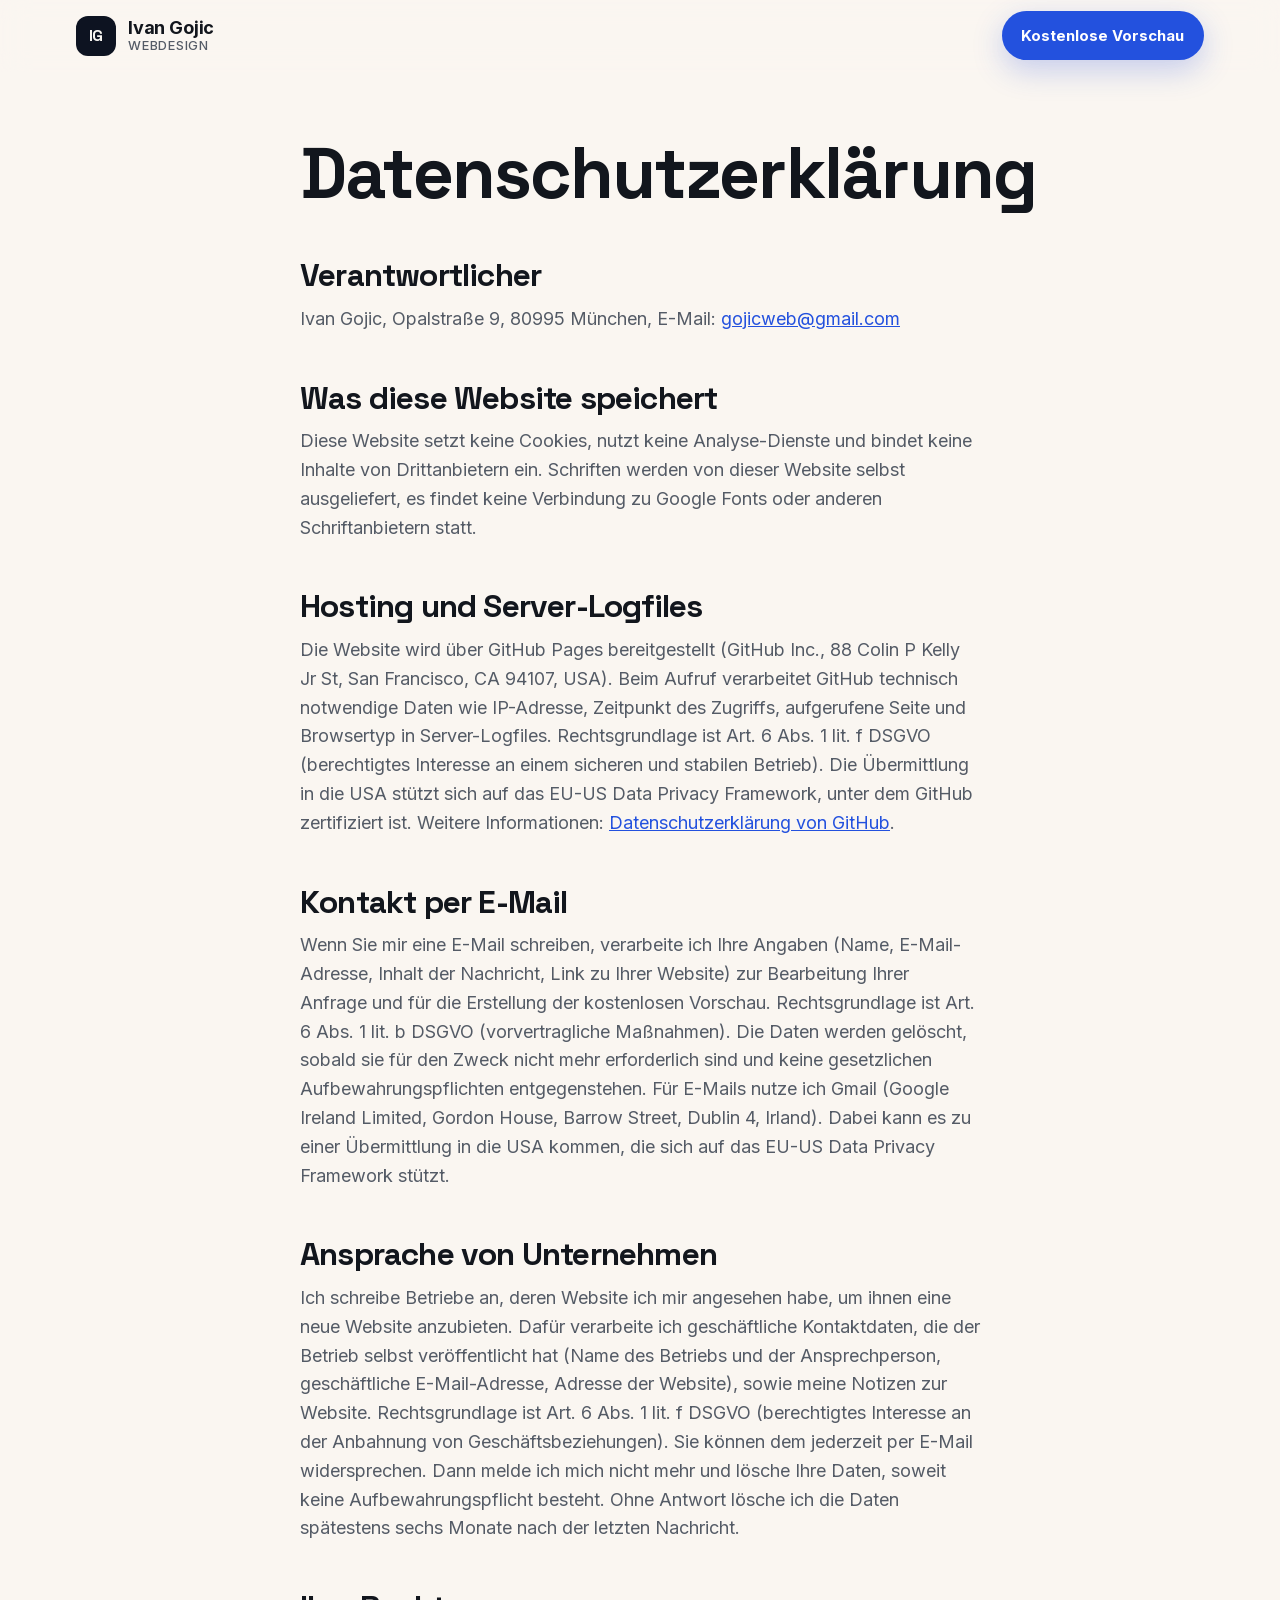
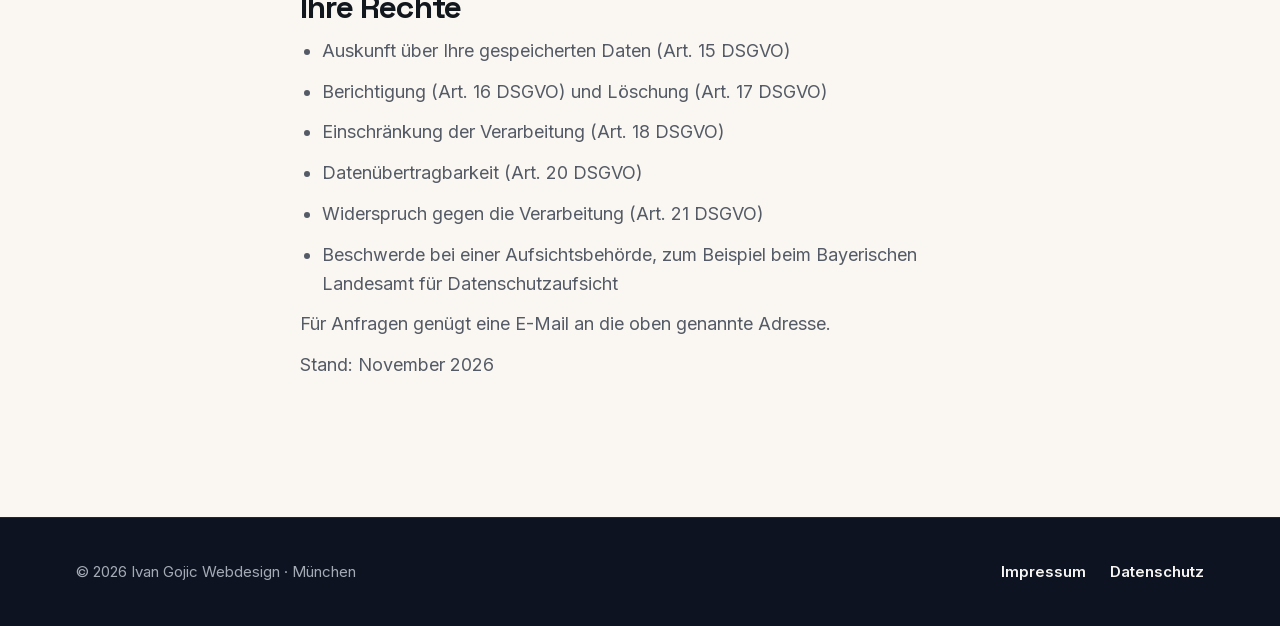
<file: datenschutz.html>
<!DOCTYPE html>
<html lang="de" class="no-js">
<head>
<meta charset="utf-8">
<meta name="viewport" content="width=device-width, initial-scale=1">
<title>Datenschutz · Ivan Gojic Webdesign</title>
<meta name="robots" content="noindex">
<meta name="theme-color" content="#101421">
<link rel="icon" href="assets/favicon.svg" type="image/svg+xml">
<link rel="stylesheet" href="assets/fonts.css">
<link rel="stylesheet" href="styles.css">
</head>
<body>
<header class="nav" id="nav">
  <div class="wrap nav__in">
    <a class="brand" href="index.html" aria-label="Ivan Gojic Webdesign, zur Startseite">
      <span class="brand__mark" aria-hidden="true">IG</span>
      <span class="brand__text">Ivan Gojic<small>Webdesign</small></span>
    </a>
    <a class="btn btn--primary btn--s" href="index.html#kontakt"><span class="nav__cta-long">Kostenlose Vorschau</span><span class="nav__cta-short">Vorschau</span></a>
  </div>
</header>
<main class="wrap legal" id="main">
  <h1>Datenschutzerklärung</h1>
  <h2>Verantwortlicher</h2>
  <p>Ivan Gojic, Opalstraße 9, 80995 München, E-Mail: <a href="mailto:gojicweb@gmail.com">gojicweb@gmail.com</a></p>
  <h2>Was diese Website speichert</h2>
  <p>Diese Website setzt keine Cookies, nutzt keine Analyse-Dienste und bindet keine Inhalte von Drittanbietern ein. Schriften werden von dieser Website selbst ausgeliefert, es findet keine Verbindung zu Google Fonts oder anderen Schriftanbietern statt.</p>
  <h2>Hosting und Server-Logfiles</h2>
  <p>Die Website wird über GitHub Pages bereitgestellt (GitHub Inc., 88 Colin P Kelly Jr St, San Francisco, CA 94107, USA). Beim Aufruf verarbeitet GitHub technisch notwendige Daten wie IP-Adresse, Zeitpunkt des Zugriffs, aufgerufene Seite und Browsertyp in Server-Logfiles. Rechtsgrundlage ist Art. 6 Abs. 1 lit. f DSGVO (berechtigtes Interesse an einem sicheren und stabilen Betrieb). Die Übermittlung in die USA stützt sich auf das EU-US Data Privacy Framework, unter dem GitHub zertifiziert ist. Weitere Informationen: <a href="https://docs.github.com/de/site-policy/privacy-policies/github-general-privacy-statement" rel="noopener" target="_blank">Datenschutzerklärung von GitHub</a>.</p>
  <h2>Kontakt per E-Mail</h2>
  <p>Wenn Sie mir eine E-Mail schreiben, verarbeite ich Ihre Angaben (Name, E-Mail-Adresse, Inhalt der Nachricht, Link zu Ihrer Website) zur Bearbeitung Ihrer Anfrage und für die Erstellung der kostenlosen Vorschau. Rechtsgrundlage ist Art. 6 Abs. 1 lit. b DSGVO (vorvertragliche Maßnahmen). Die Daten werden gelöscht, sobald sie für den Zweck nicht mehr erforderlich sind und keine gesetzlichen Aufbewahrungspflichten entgegenstehen. Für E-Mails nutze ich Gmail (Google Ireland Limited, Gordon House, Barrow Street, Dublin 4, Irland). Dabei kann es zu einer Übermittlung in die USA kommen, die sich auf das EU-US Data Privacy Framework stützt.</p>
  <h2>Ansprache von Unternehmen</h2>
  <p>Ich schreibe Betriebe an, deren Website ich mir angesehen habe, um ihnen eine neue Website anzubieten. Dafür verarbeite ich geschäftliche Kontaktdaten, die der Betrieb selbst veröffentlicht hat (Name des Betriebs und der Ansprechperson, geschäftliche E-Mail-Adresse, Adresse der Website), sowie meine Notizen zur Website. Rechtsgrundlage ist Art. 6 Abs. 1 lit. f DSGVO (berechtigtes Interesse an der Anbahnung von Geschäftsbeziehungen). Sie können dem jederzeit per E-Mail widersprechen. Dann melde ich mich nicht mehr und lösche Ihre Daten, soweit keine Aufbewahrungspflicht besteht. Ohne Antwort lösche ich die Daten spätestens sechs Monate nach der letzten Nachricht.</p>
  <h2>Ihre Rechte</h2>
  <ul>
    <li>Auskunft über Ihre gespeicherten Daten (Art. 15 DSGVO)</li>
    <li>Berichtigung (Art. 16 DSGVO) und Löschung (Art. 17 DSGVO)</li>
    <li>Einschränkung der Verarbeitung (Art. 18 DSGVO)</li>
    <li>Datenübertragbarkeit (Art. 20 DSGVO)</li>
    <li>Widerspruch gegen die Verarbeitung (Art. 21 DSGVO)</li>
    <li>Beschwerde bei einer Aufsichtsbehörde, zum Beispiel beim Bayerischen Landesamt für Datenschutzaufsicht</li>
  </ul>
  <p>Für Anfragen genügt eine E-Mail an die oben genannte Adresse.</p>
  <p class="muted">Stand: November 2026</p>
</main>
<footer class="footer">
  <div class="wrap footer__in">
    <p>© <span id="year">2026</span> Ivan Gojic Webdesign · München</p>
    <nav aria-label="Rechtliches"><a href="impressum.html">Impressum</a><a href="datenschutz.html">Datenschutz</a></nav>
  </div>
</footer>
<script src="script.js" defer></script>
</body>
</html>
</file>
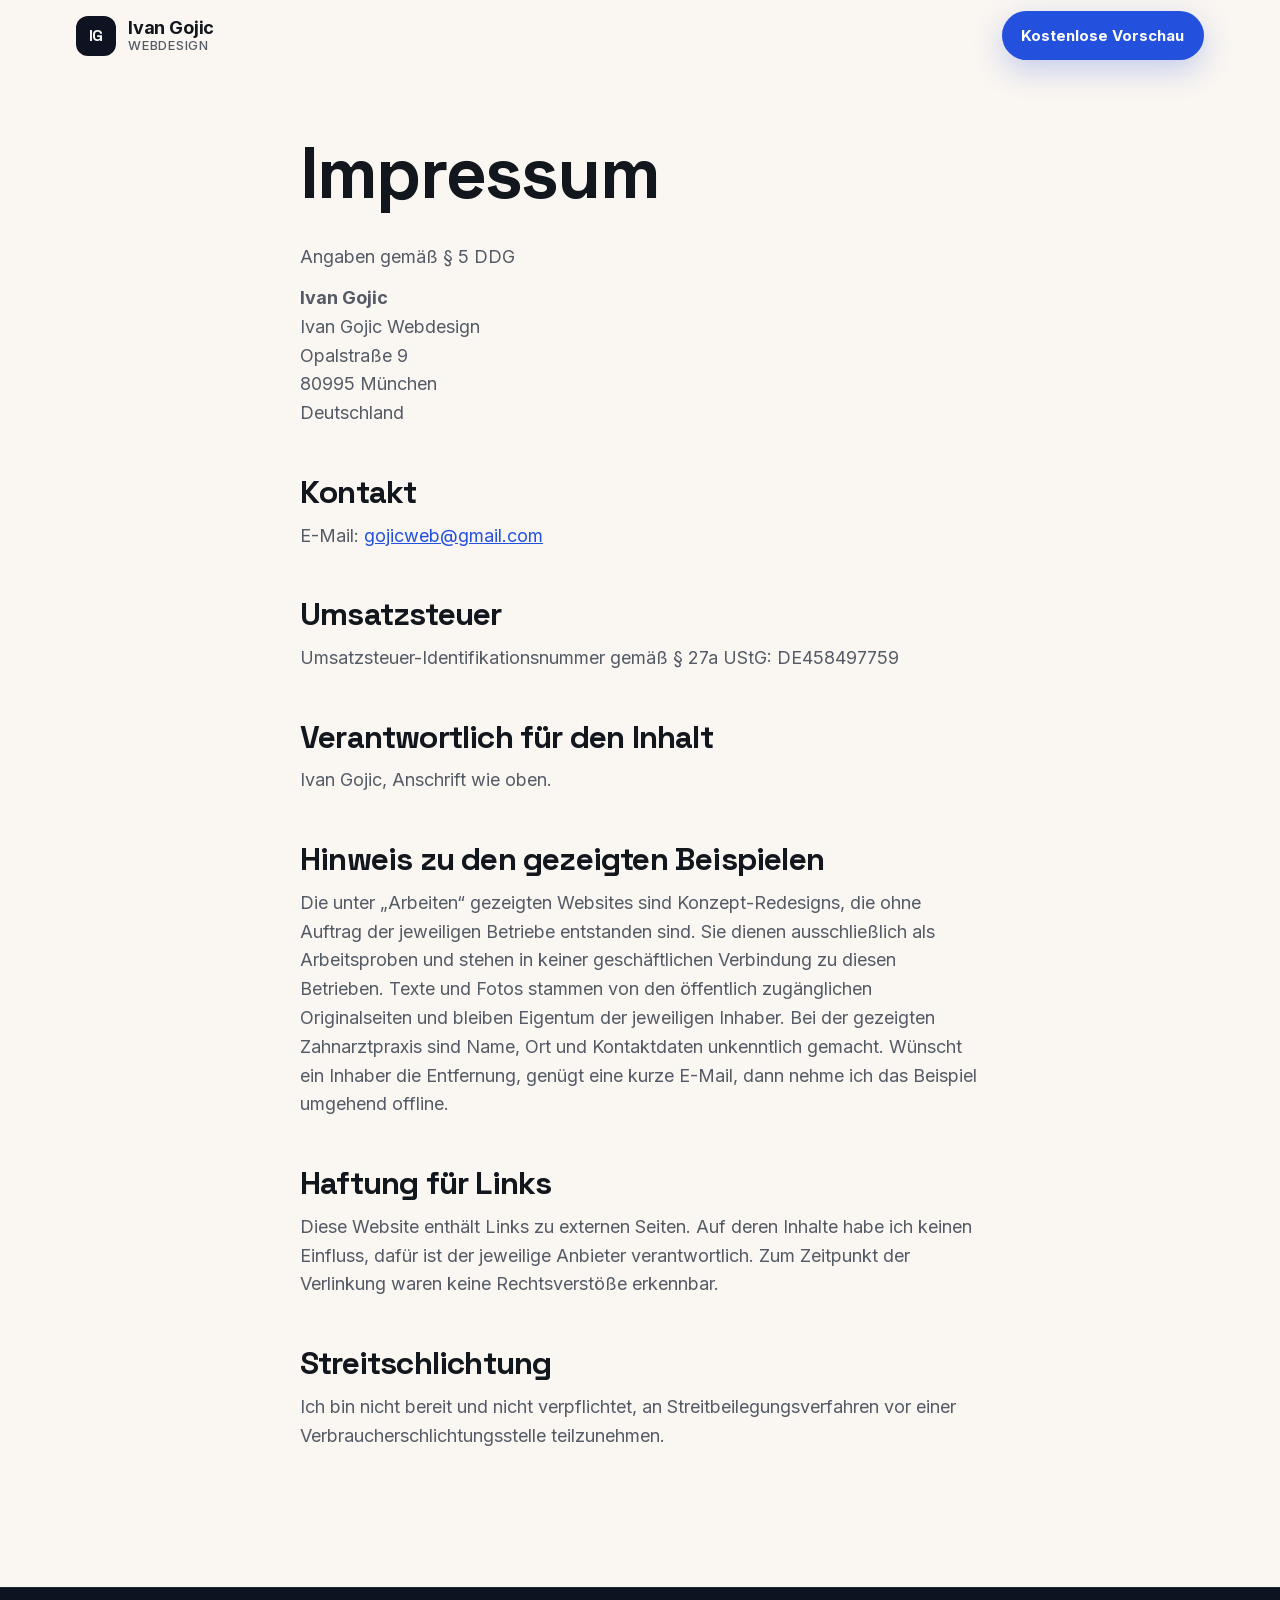
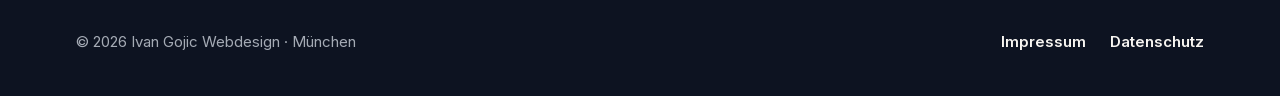
<file: impressum.html>
<!DOCTYPE html>
<html lang="de" class="no-js">
<head>
<meta charset="utf-8">
<meta name="viewport" content="width=device-width, initial-scale=1">
<title>Impressum · Ivan Gojic Webdesign</title>
<meta name="robots" content="noindex">
<meta name="theme-color" content="#101421">
<link rel="icon" href="assets/favicon.svg" type="image/svg+xml">
<link rel="stylesheet" href="assets/fonts.css">
<link rel="stylesheet" href="styles.css">
</head>
<body>
<header class="nav" id="nav">
  <div class="wrap nav__in">
    <a class="brand" href="index.html" aria-label="Ivan Gojic Webdesign, zur Startseite">
      <span class="brand__mark" aria-hidden="true">IG</span>
      <span class="brand__text">Ivan Gojic<small>Webdesign</small></span>
    </a>
    <a class="btn btn--primary btn--s" href="index.html#kontakt"><span class="nav__cta-long">Kostenlose Vorschau</span><span class="nav__cta-short">Vorschau</span></a>
  </div>
</header>
<main class="wrap legal" id="main">
  <h1>Impressum</h1>
  <p>Angaben gemäß § 5 DDG</p>
  <p><strong>Ivan Gojic</strong><br>Ivan Gojic Webdesign<br>Opalstraße 9<br>80995 München<br>Deutschland</p>
  <h2>Kontakt</h2>
  <p>E-Mail: <a href="mailto:gojicweb@gmail.com">gojicweb@gmail.com</a></p>
  <h2>Umsatzsteuer</h2>
  <p>Umsatzsteuer-Identifikationsnummer gemäß § 27a UStG: DE458497759</p>
  <h2>Verantwortlich für den Inhalt</h2>
  <p>Ivan Gojic, Anschrift wie oben.</p>
  <h2>Hinweis zu den gezeigten Beispielen</h2>
  <p>Die unter „Arbeiten“ gezeigten Websites sind Konzept-Redesigns, die ohne Auftrag der jeweiligen Betriebe entstanden sind. Sie dienen ausschließlich als Arbeitsproben und stehen in keiner geschäftlichen Verbindung zu diesen Betrieben. Texte und Fotos stammen von den öffentlich zugänglichen Originalseiten und bleiben Eigentum der jeweiligen Inhaber. Bei der gezeigten Zahnarztpraxis sind Name, Ort und Kontaktdaten unkenntlich gemacht. Wünscht ein Inhaber die Entfernung, genügt eine kurze E-Mail, dann nehme ich das Beispiel umgehend offline.</p>
  <h2>Haftung für Links</h2>
  <p>Diese Website enthält Links zu externen Seiten. Auf deren Inhalte habe ich keinen Einfluss, dafür ist der jeweilige Anbieter verantwortlich. Zum Zeitpunkt der Verlinkung waren keine Rechtsverstöße erkennbar.</p>
  <h2>Streitschlichtung</h2>
  <p>Ich bin nicht bereit und nicht verpflichtet, an Streitbeilegungsverfahren vor einer Verbraucherschlichtungsstelle teilzunehmen.</p>
</main>
<footer class="footer">
  <div class="wrap footer__in">
    <p>© <span id="year">2026</span> Ivan Gojic Webdesign · München</p>
    <nav aria-label="Rechtliches"><a href="impressum.html">Impressum</a><a href="datenschutz.html">Datenschutz</a></nav>
  </div>
</footer>
<script src="script.js" defer></script>
</body>
</html>
</file>
<file: assets/fonts.css>
@font-face{font-family:"Space Grotesk";font-style:normal;font-weight:300 700;font-display:swap;src:url(fonts/space-grotesk.woff2) format("woff2")}
@font-face{font-family:"Inter";font-style:normal;font-weight:100 900;font-display:swap;src:url(fonts/inter.woff2) format("woff2")}
</file>
<file: styles.css>
/* Ivan Gojic Webdesign · Stil: warmes Papier, Tinte, Kobalt-Akzent, Space Grotesk + Inter (wie Immobilienfilme) */
:root{
  --bg:oklch(0.975 0.008 80);
  --bg-2:oklch(0.95 0.012 80);
  --fg:oklch(0.2 0.015 260);
  --muted:oklch(0.47 0.02 260);
  --border:oklch(0.88 0.012 80);
  --surface:oklch(1 0 0);
  --ink:oklch(0.19 0.03 265);
  --ink-2:oklch(0.25 0.035 265);
  --ink-fg:oklch(0.97 0.006 80);
  --ink-muted:oklch(0.74 0.015 260);
  --accent:oklch(0.5 0.22 265);
  --accent-hover:oklch(0.44 0.22 265);
  --accent-soft:oklch(0.93 0.04 265);
  --focus:oklch(0.62 0.2 265);

  --font-display:"Space Grotesk",-apple-system,BlinkMacSystemFont,"Segoe UI",Roboto,sans-serif;
  --font-body:"Inter",-apple-system,BlinkMacSystemFont,"Segoe UI",Roboto,sans-serif;

  --step--1:clamp(.875rem,.85rem + .15vw,.9375rem);
  --step-0:clamp(1rem,.92rem + .4vw,1.125rem);
  --step-1:clamp(1.125rem,1.05rem + .45vw,1.375rem);
  --step-2:clamp(1.5rem,1.3rem + .9vw,2rem);
  --step-3:clamp(2rem,1.6rem + 1.8vw,3rem);
  --step-4:clamp(2.5rem,1.6rem + 3.6vw,4.5rem);
  --step-5:clamp(2.5rem,1.3rem + 4.2vw,4.5rem);

  --s-1:.25rem;--s-2:.5rem;--s-3:.75rem;--s-4:1rem;--s-5:1.5rem;--s-6:2rem;--s-7:3rem;--s-8:4rem;--s-9:6rem;--s-10:8rem;
  --section:clamp(4rem,3rem + 6vw,8rem);
  --r-sm:8px;--r-md:14px;--r-lg:22px;--r-xl:32px;
  --shadow-1:0 1px 2px oklch(0 0 0/.05),0 4px 14px oklch(0.2 0.03 265/.06);
  --shadow-2:0 2px 6px oklch(0 0 0/.06),0 18px 50px oklch(0.2 0.03 265/.14);
  --nav-h:72px;
}
*,*::before,*::after{box-sizing:border-box}
html{scroll-behavior:smooth;-webkit-text-size-adjust:100%}
html,body{overflow-x:clip}
body{margin:0;background:var(--bg);color:var(--fg);font-family:var(--font-body);font-size:var(--step-0);line-height:1.6;}
img{display:block;max-width:100%;height:auto}
a{color:inherit}
h1,h2,h3{font-family:var(--font-display);font-weight:700;line-height:1.05;letter-spacing:-.025em;margin:0}
h2{font-size:var(--step-4)}
h3{font-size:var(--step-1);font-weight:700;letter-spacing:-.015em;line-height:1.25}
p{margin:0}
ul,ol{margin:0;padding:0;list-style:none}
em{font-style:normal}
.sr{position:absolute;width:1px;height:1px;overflow:hidden;clip:rect(0 0 0 0);white-space:nowrap}
.wrap{max-width:1240px;margin-inline:auto;padding-inline:clamp(1rem,5vw,3.5rem)}
.muted{color:var(--muted)}
.skip{position:absolute;left:var(--s-4);top:-100px;background:var(--ink);color:var(--ink-fg);padding:var(--s-3) var(--s-4);border-radius:var(--r-sm);z-index:100;text-decoration:none}
.skip:focus{top:var(--s-4)}
:focus-visible{outline:3px solid var(--focus);outline-offset:3px;border-radius:4px}
section[id]{scroll-margin-top:calc(var(--nav-h) + 16px)}

/* ---------- Eyebrow / Heads ---------- */
.eyebrow{font-size:var(--step--1);font-weight:700;letter-spacing:.12em;text-transform:uppercase;color:var(--accent);margin-bottom:var(--s-4)}
.head{max-width:62ch;margin-bottom:clamp(2.5rem,2rem + 3vw,4.5rem)}
.head h2{margin-bottom:var(--s-4)}
.head__sub{color:var(--muted);font-size:var(--step-1);max-width:58ch}
.head--light .eyebrow{color:oklch(0.78 0.12 265)}
.head--light h2{color:var(--ink-fg)}

/* ---------- Buttons ---------- */
.btn{display:inline-flex;align-items:center;justify-content:center;gap:var(--s-2);font-weight:700;font-size:var(--step-0);text-decoration:none;border-radius:999px;padding:.95rem 1.5rem;min-height:48px;transition:transform .2s ease,background-color .2s ease,color .2s ease,box-shadow .2s ease;cursor:pointer;border:2px solid transparent;text-align:center;max-width:100%}
@media (min-width:640px){.btn{white-space:nowrap}}
.btn:active{transform:translateY(1px) scale(.99)}
.btn--primary{background:var(--accent);color:#fff;box-shadow:0 10px 30px oklch(0.5 0.22 265/.25)}
.btn--primary:hover{background:var(--accent-hover)}
.btn--ghost{background:transparent;color:var(--fg);border-color:var(--border)}
.btn--ghost:hover{background:var(--surface);border-color:var(--fg)}
.btn--light{background:var(--ink-fg);color:var(--ink)}
.btn--light:hover{background:#fff}
.btn--s{padding:.65rem 1.1rem;min-height:44px;font-size:var(--step--1)}
.btn--l{padding:1.1rem 1.8rem;font-size:var(--step-0)}
@media (min-width:640px){.btn--l{font-size:var(--step-1)}}
.btn--block{width:100%}
.btn svg{transition:transform .2s ease}
.btn:hover svg{transform:translateX(3px)}

/* ---------- Nav ---------- */
.nav{position:sticky;top:0;z-index:50;height:var(--nav-h);background:color-mix(in oklch,var(--bg) 82%,transparent);backdrop-filter:blur(14px);-webkit-backdrop-filter:blur(14px);border-bottom:1px solid transparent;transition:border-color .25s ease,background-color .25s ease}
.nav.is-scrolled{border-bottom-color:var(--border)}
.nav__in{height:100%;display:flex;align-items:center;justify-content:space-between;gap:var(--s-5)}
.brand{display:flex;align-items:center;gap:var(--s-3);text-decoration:none;min-height:44px}
.brand__mark{display:grid;place-items:center;width:40px;height:40px;border-radius:12px;background:var(--ink);color:var(--ink-fg);font-family:var(--font-display);font-weight:700;font-size:1rem;letter-spacing:-.04em}
.brand__text{display:flex;flex-direction:column;line-height:1.1;font-weight:700;letter-spacing:-.01em}
.brand__text small{font-weight:500;color:var(--muted);font-size:.8rem;letter-spacing:.06em;text-transform:uppercase;margin-top:2px}
.nav__cta-long{display:none}
@media (min-width:640px){.nav__cta-long{display:inline}.nav__cta-short{display:none}}
.nav__links{display:none;gap:var(--s-5)}
.nav__links a{text-decoration:none;font-weight:600;color:var(--muted);padding:.5rem .25rem;min-height:44px;display:inline-flex;align-items:center;transition:color .2s ease}
.nav__links a:hover{color:var(--fg)}
@media (min-width:900px){.nav__links{display:flex}}

/* ---------- Hero ---------- */
.hero{position:relative;padding-top:clamp(1.5rem,1rem + 2.5vw,3.5rem);padding-bottom:var(--section);overflow:hidden}
.hero::before{content:"";position:absolute;inset:auto -20% -40% -20%;height:70%;background:radial-gradient(60% 60% at 50% 100%,oklch(0.9 0.05 265/.55),transparent 70%);pointer-events:none}
.hero__grid{display:grid;gap:clamp(2.5rem,2rem + 3vw,4rem);align-items:start;position:relative}
.hero__h1{font-size:var(--step-5);max-width:12ch;margin-bottom:var(--s-5)}
.hero__h1 em{color:var(--accent)}
.hero__sub{font-size:var(--step-1);color:var(--muted);max-width:52ch;margin-bottom:var(--s-6)}
.hero__cta{display:flex;flex-wrap:wrap;gap:var(--s-3);margin-bottom:var(--s-7)}
.hero__facts{display:flex;flex-wrap:wrap;gap:var(--s-4) var(--s-5)}
@media (min-width:640px){.hero__facts li+li{padding-left:var(--s-5);border-left:1px solid var(--border)}}
.hero__facts li{display:flex;flex-direction:column;gap:2px}
.hero__facts strong{font-family:var(--font-display);font-weight:700;font-size:var(--step-2);letter-spacing:-.03em}
.hero__facts span{color:var(--muted);font-size:var(--step--1)}
@media (min-width:1024px){
  .hero__grid{grid-template-columns:minmax(0,11fr) minmax(0,13fr)}
  .compare{margin-top:clamp(2rem,1rem + 3vw,4.5rem)}
}

/* Vorher/Nachher */
.compare{margin:0}
.compare__stage{position:relative;aspect-ratio:16/10;border-radius:var(--r-lg);overflow:hidden;box-shadow:var(--shadow-2);background:var(--ink);isolation:isolate;touch-action:pan-y;user-select:none;-webkit-user-select:none}
.compare__stage img{position:absolute;inset:0;width:100%;height:100%;object-fit:cover;object-position:top}
.compare__before-wrap{position:absolute;inset:0;width:var(--pos,55%);overflow:hidden;border-right:1px solid oklch(1 0 0/.6)}
.compare__before{width:calc(100% / (var(--pos-n,.55)))!important;max-width:none}
.compare__handle{position:absolute;top:0;bottom:0;left:var(--pos,55%);transform:translateX(-50%);display:flex;align-items:center;justify-content:center;pointer-events:none;z-index:2}
.compare__line{position:absolute;top:0;bottom:0;width:2px;background:#fff;box-shadow:0 0 0 1px oklch(0 0 0/.15)}
.compare__knob{position:relative;display:grid;place-items:center;width:52px;height:52px;border-radius:50%;background:#fff;color:var(--ink);box-shadow:var(--shadow-2)}
.compare__tag{position:absolute;top:var(--s-4);padding:.35rem .7rem;border-radius:999px;font-size:.75rem;font-weight:700;letter-spacing:.08em;text-transform:uppercase;z-index:2;pointer-events:none}
.compare__tag--before{left:var(--s-4);background:oklch(0.2 0 0/.7);color:#fff}
.compare__tag--after{right:var(--s-4);background:var(--accent);color:#fff}
.compare__range-label{position:absolute;width:1px;height:1px;overflow:hidden;clip:rect(0 0 0 0)}
.compare__range{position:absolute;inset:0;width:100%;height:100%;margin:0;opacity:0;cursor:ew-resize;z-index:3;-webkit-appearance:none;appearance:none}
.compare__range:focus-visible ~ .compare__handle .compare__knob{outline:3px solid var(--focus);outline-offset:3px}
.compare__cap{margin-top:var(--s-3);font-size:var(--step--1);color:var(--muted);display:flex;justify-content:space-between;gap:var(--s-4);flex-wrap:wrap}
.compare__cap span{font-weight:600;color:var(--fg)}

/* ---------- Ticker ---------- */
.ticker{border-block:1px solid var(--border);background:var(--surface);overflow:hidden;padding:var(--s-4) 0}
.ticker__track{display:flex;width:max-content;animation:ticker 48s linear infinite}
.ticker__list{display:flex;gap:0;padding-right:0}
.ticker__list li{padding:0 var(--s-6);font-weight:600;color:var(--muted);white-space:nowrap;position:relative;font-size:var(--step--1)}
.ticker__list li::before{content:"";position:absolute;left:0;top:50%;width:6px;height:6px;border-radius:50%;background:var(--accent);transform:translate(-50%,-50%)}
@keyframes ticker{to{transform:translateX(-50%)}}
.ticker:hover .ticker__track{animation-play-state:paused}

/* ---------- Arbeiten ---------- */
.work{padding-block:var(--section)}
.bento{display:grid;gap:var(--s-5);grid-template-columns:1fr}
.tile{background:var(--surface);border:1px solid var(--border);border-radius:var(--r-lg);overflow:hidden;display:flex;flex-direction:column;transition:transform .3s cubic-bezier(.2,.7,.2,1),box-shadow .3s ease}
@media (hover:hover){.tile:hover{transform:translateY(-4px);box-shadow:var(--shadow-2)}}
.tile__body{padding:var(--s-5);display:flex;flex-direction:column;gap:var(--s-3);flex:1}
.tile__body>div{display:flex;flex-direction:column;gap:2px}
.tile__tag{color:var(--muted);font-size:var(--step--1);font-weight:600}
.tile__body>p:not(.tile__tag){color:var(--muted)}
.tile__link{margin-top:auto;font-weight:700;text-decoration:none;color:var(--accent);display:inline-flex;align-items:center;gap:6px;min-height:44px}
.tile__link::after{content:"→";transition:transform .2s ease}
.tile__link:hover::after{transform:translateX(4px)}
.browser{display:block;background:var(--bg-2);text-decoration:none;position:relative}
.browser__bar{display:flex;align-items:center;gap:6px;padding:10px 14px;background:oklch(0.93 0.01 80);border-bottom:1px solid var(--border)}
.browser__bar i{width:10px;height:10px;border-radius:50%;background:oklch(0.8 0.01 80)}
.browser__bar b{margin-left:auto;margin-right:auto;font-weight:500;font-size:.72rem;color:var(--muted);background:#fff;border-radius:6px;padding:2px 10px}
.browser img{aspect-ratio:1200/833;object-fit:cover;object-position:top;transition:transform .5s cubic-bezier(.2,.7,.2,1)}
@media (hover:hover){.tile:hover .browser img{transform:scale(1.02)}}
.tile--wide .browser img{aspect-ratio:1200/700}
.tile--phone{background:linear-gradient(160deg,var(--ink),var(--ink-2));color:var(--ink-fg);border-color:transparent}
.tile--phone .tile__tag,.tile--phone .tile__body>p:not(.tile__tag){color:var(--ink-muted)}
.tile--phone .tile__link{color:oklch(0.82 0.1 265)}
.tile--phone .tile__body{flex:0 0 auto}
.phone{padding:var(--s-6) var(--s-6) 0;display:flex;justify-content:center;align-items:center;flex:1}
.phone__screen{width:min(260px,76%);aspect-ratio:390/780;border-radius:28px;border:6px solid oklch(0.3 0.02 265);background:#000;overflow:hidden;box-shadow:0 30px 60px oklch(0 0 0/.4)}
.phone__screen img{width:100%;height:100%;object-fit:cover;object-position:top}
.tile--cta{background:var(--accent);color:#fff;border-color:transparent;justify-content:center}
.tile--cta .tile__body{gap:var(--s-4);align-items:flex-start}
.tile--cta h3{font-size:var(--step-2);letter-spacing:-.02em}
.tile--cta .tile__body>p{color:oklch(0.94 0.03 265)}
.work__note{margin-top:var(--s-6);color:var(--muted);font-size:var(--step--1);max-width:70ch}
.work__more{display:flex;justify-content:center;margin-top:var(--s-7)}
.work--page .head h1{font-size:var(--step-4);margin-bottom:var(--s-4)}
.work--page{padding-top:clamp(2rem,1rem+3vw,4rem)}
@media (min-width:700px){
  .bento{grid-template-columns:repeat(2,1fr)}
  .tile--wide{grid-column:span 2}
  .bento--two{grid-template-columns:repeat(2,1fr)}
}
@media (min-width:1024px){
  .bento{grid-template-columns:repeat(3,1fr)}
  .bento--two{grid-template-columns:repeat(2,1fr)}
  .tile--wide{grid-column:span 2}
  .tile--phone{grid-row:span 2}
  .tile--cta{grid-column:span 2}
}

/* ---------- Ablauf ---------- */
.flow{background:var(--ink);color:var(--ink-fg);padding-block:var(--section);position:relative;overflow:hidden}
.flow::after{content:"";position:absolute;right:-20%;top:-30%;width:60%;aspect-ratio:1;border-radius:50%;background:radial-gradient(circle,oklch(0.5 0.22 265/.35),transparent 65%);pointer-events:none}
.steps{display:grid;gap:var(--s-5);position:relative}
.step{background:oklch(1 0 0/.04);border:1px solid oklch(1 0 0/.1);border-radius:var(--r-lg);padding:var(--s-6);display:flex;flex-direction:column;gap:var(--s-3)}
.step__n{font-family:var(--font-display);font-size:var(--step-4);font-weight:700;color:oklch(0.78 0.12 265);line-height:1;letter-spacing:-.04em}
.step h3{font-size:var(--step-2);color:var(--ink-fg)}
.step p{color:var(--ink-muted)}
@media (min-width:900px){.steps{grid-template-columns:repeat(3,1fr)}}

/* ---------- Preis ---------- */
.price{padding-block:var(--section)}
.price__grid{display:grid;gap:var(--s-7);align-items:center}
.price__copy h2{margin-bottom:var(--s-5)}
.price__copy p{color:var(--muted);font-size:var(--step-1);max-width:50ch}
.price__small{font-size:var(--step--1)!important;margin-top:var(--s-4)}
.pricecard{background:var(--surface);border:1px solid var(--border);border-radius:var(--r-xl);padding:clamp(1.5rem,1rem + 2vw,2.5rem);box-shadow:var(--shadow-2);position:relative;overflow:hidden}
.pricecard::before{content:"";position:absolute;inset:0 0 auto 0;height:6px;background:linear-gradient(90deg,var(--accent),oklch(0.72 0.16 300))}
.pricecard__label{font-weight:700;letter-spacing:.1em;text-transform:uppercase;font-size:var(--step--1);color:var(--muted);margin-bottom:var(--s-3)}
.pricecard__amount{font-family:var(--font-display);font-size:var(--step-5);font-weight:700;letter-spacing:-.04em;line-height:1;margin-bottom:var(--s-5)}
.pricecard__amount span{font-size:.4em;color:var(--muted);font-family:var(--font-body);font-weight:600;letter-spacing:0;vertical-align:middle;margin-right:.2em}
.pricecard__amount small{display:block;font-family:var(--font-body);font-size:var(--step--1);font-weight:600;color:var(--muted);letter-spacing:0;margin-top:var(--s-2)}
.pricecard__list{display:grid;gap:var(--s-3);margin-bottom:var(--s-6)}
.pricecard__list li{display:flex;gap:var(--s-3);align-items:flex-start;line-height:1.45}
.pricecard__list li::before{content:"";flex:none;width:22px;height:22px;border-radius:50%;background:var(--accent-soft) url("data:image/svg+xml,%3Csvg xmlns='http://www.w3.org/2000/svg' viewBox='0 0 24 24' fill='none' stroke='%231f3fd6' stroke-width='3' stroke-linecap='round' stroke-linejoin='round'%3E%3Cpath d='m5 12 5 5L20 7'/%3E%3C/svg%3E") center/12px no-repeat;margin-top:2px}
.pricecard__micro{margin-top:var(--s-3);text-align:center;color:var(--muted);font-size:var(--step--1)}
@media (min-width:900px){.price__grid{grid-template-columns:minmax(0,1fr) minmax(0,1fr)}}

/* ---------- Vergleich ---------- */
.vs{padding-block:var(--section);background:var(--bg-2)}
.vs__wrap{overflow-x:auto;border-radius:var(--r-lg);border:1px solid var(--border);background:var(--surface);box-shadow:var(--shadow-1)}
.vs__table{width:100%;min-width:720px;border-collapse:collapse;font-size:var(--step-0)}
.vs__table th,.vs__table td{padding:var(--s-4) var(--s-5);text-align:left;border-bottom:1px solid var(--border);vertical-align:top}
.vs__table thead th{font-size:var(--step--1);letter-spacing:.08em;text-transform:uppercase;color:var(--muted);font-weight:700}
.vs__table tbody th{font-weight:600;color:var(--fg);width:28%}
.vs__table tbody td{color:var(--muted)}
.vs__table .me{background:var(--accent-soft);color:var(--fg);font-weight:700}
.vs__table thead .me{color:var(--accent)}
.vs__table tr:last-child th,.vs__table tr:last-child td{border-bottom:0}
.vs__how{margin-top:var(--s-6);color:var(--muted);max-width:70ch}

/* ---------- FAQ ---------- */
.faq{padding-block:var(--section)}
.faq__grid{display:grid;gap:var(--s-7)}
.head--left{margin-bottom:0}
.faq__list{display:grid;gap:var(--s-3)}
.faq__item{background:var(--surface);border:1px solid var(--border);border-radius:var(--r-md);padding:0 var(--s-5)}
.faq__item summary{cursor:pointer;list-style:none;font-weight:700;padding:var(--s-4) 0;display:flex;justify-content:space-between;align-items:center;gap:var(--s-4);min-height:44px}
.faq__item summary::-webkit-details-marker{display:none}
.faq__item summary::after{content:"+";font-size:1.5rem;font-weight:400;color:var(--accent);transition:transform .25s ease;line-height:1}
.faq__item[open] summary::after{transform:rotate(45deg)}
.faq__item p{color:var(--muted);padding-bottom:var(--s-5);max-width:65ch}
@media (min-width:900px){.faq__grid{grid-template-columns:minmax(0,2fr) minmax(0,3fr);align-items:start}}

/* ---------- Final ---------- */
.final{background:var(--ink);color:var(--ink-fg);padding-block:var(--section);text-align:center;position:relative;overflow:hidden}
.final::before{content:"";position:absolute;left:50%;bottom:-60%;width:120%;aspect-ratio:2;transform:translateX(-50%);border-radius:50%;background:radial-gradient(ellipse at center,oklch(0.5 0.22 265/.45),transparent 60%);pointer-events:none}
.final .wrap{position:relative;display:flex;flex-direction:column;align-items:center;gap:var(--s-5)}
.final__h2{font-size:var(--step-4);max-width:18ch}
.final__h2 em{color:oklch(0.8 0.12 265)}
.final p{color:var(--ink-muted);max-width:50ch;font-size:var(--step-1)}
.final__micro{font-size:var(--step--1)!important}

/* ---------- Footer ---------- */
.footer{padding:var(--s-6) 0;background:var(--ink);color:var(--ink-muted);border-top:1px solid oklch(1 0 0/.08);font-size:var(--step--1)}
.footer__in{display:flex;flex-wrap:wrap;gap:var(--s-4);justify-content:space-between;align-items:center}
.footer nav{display:flex;gap:var(--s-5)}
.footer a{color:var(--ink-fg);text-decoration:none;font-weight:600;min-height:44px;display:inline-flex;align-items:center}
.footer a:hover{text-decoration:underline}

/* ---------- Rechtliches (Unterseiten) ---------- */
.legal{padding-block:var(--s-8) var(--section);max-width:72ch}
.legal h1{font-size:var(--step-4);margin-bottom:var(--s-6)}
.legal h2{font-size:var(--step-2);margin:var(--s-7) 0 var(--s-3)}
.legal p,.legal li{color:var(--muted);margin-bottom:var(--s-3)}
.legal ul{list-style:disc;padding-left:1.2em}
.legal a{color:var(--accent)}

/* ---------- Reveal ---------- */
[data-reveal]{opacity:0;transform:translateY(18px);transition:opacity .55s ease,transform .55s cubic-bezier(.2,.7,.2,1)}
[data-reveal].is-in{opacity:1;transform:none}
.no-js [data-reveal]{opacity:1;transform:none}

@media (prefers-reduced-motion:reduce){
  *,*::before,*::after{animation-duration:.01ms!important;animation-iteration-count:1!important;transition-duration:.01ms!important;scroll-behavior:auto!important}
  [data-reveal]{opacity:1;transform:none}
  .ticker__track{animation:none;flex-wrap:wrap;width:auto}
  .ticker__list[aria-hidden]{display:none}
}
</file>
